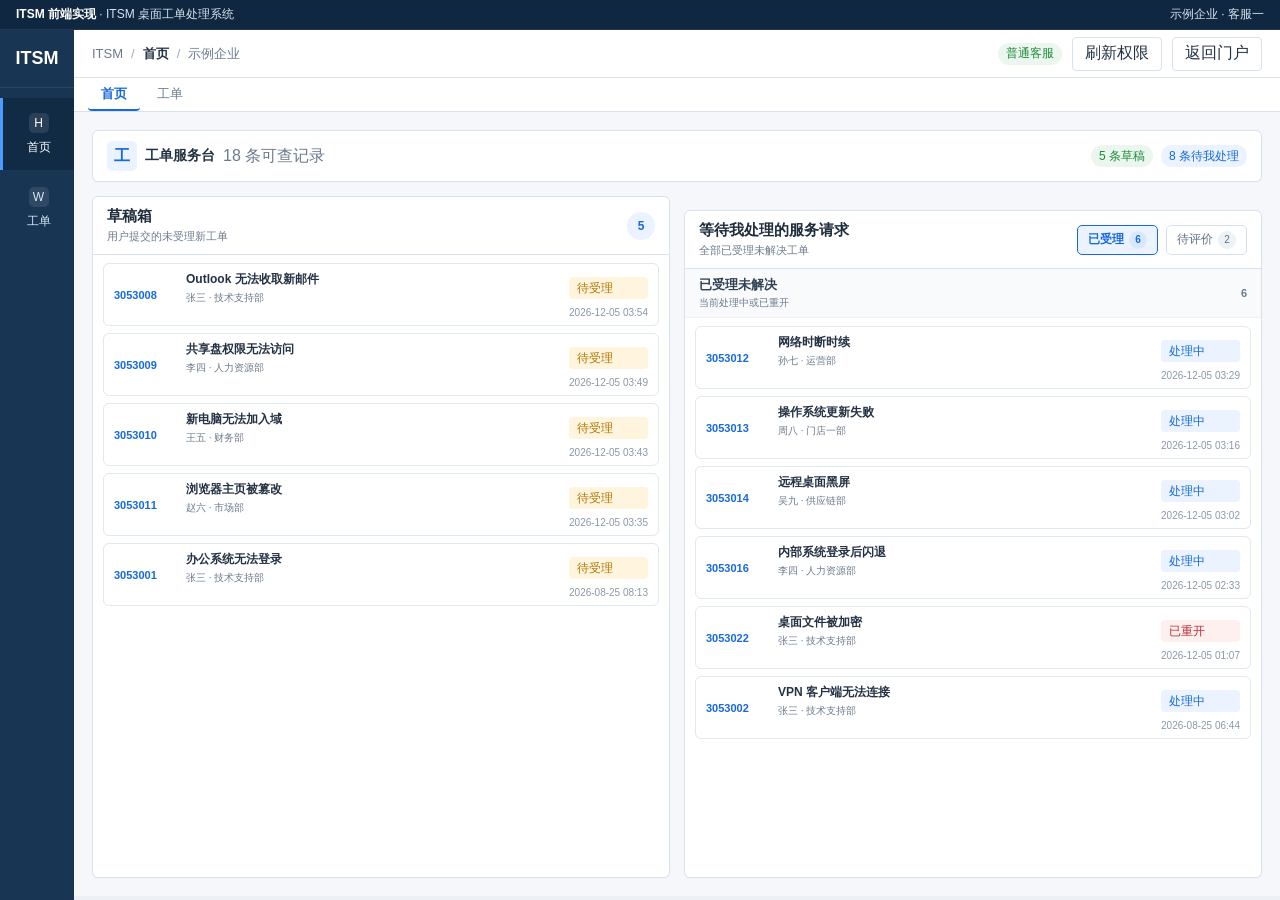
<file: UI设计/前端实现/index.html>
<!doctype html>
<html lang="zh-CN">
<head>
  <meta charset="utf-8">
  <meta name="viewport" content="width=device-width, initial-scale=1">
  <meta name="color-scheme" content="light">
  <title>ITSM 前端实现</title>
  <link rel="stylesheet" href="./styles.css">
</head>
<body>
  <div id="app"></div>
  <div id="overlay-root"></div>
  <div id="toast-root" class="toast-root" aria-live="polite" aria-atomic="true"></div>
  <script src="./mock-data.js"></script>
  <script src="./app.js"></script>
</body>
</html>
</file>
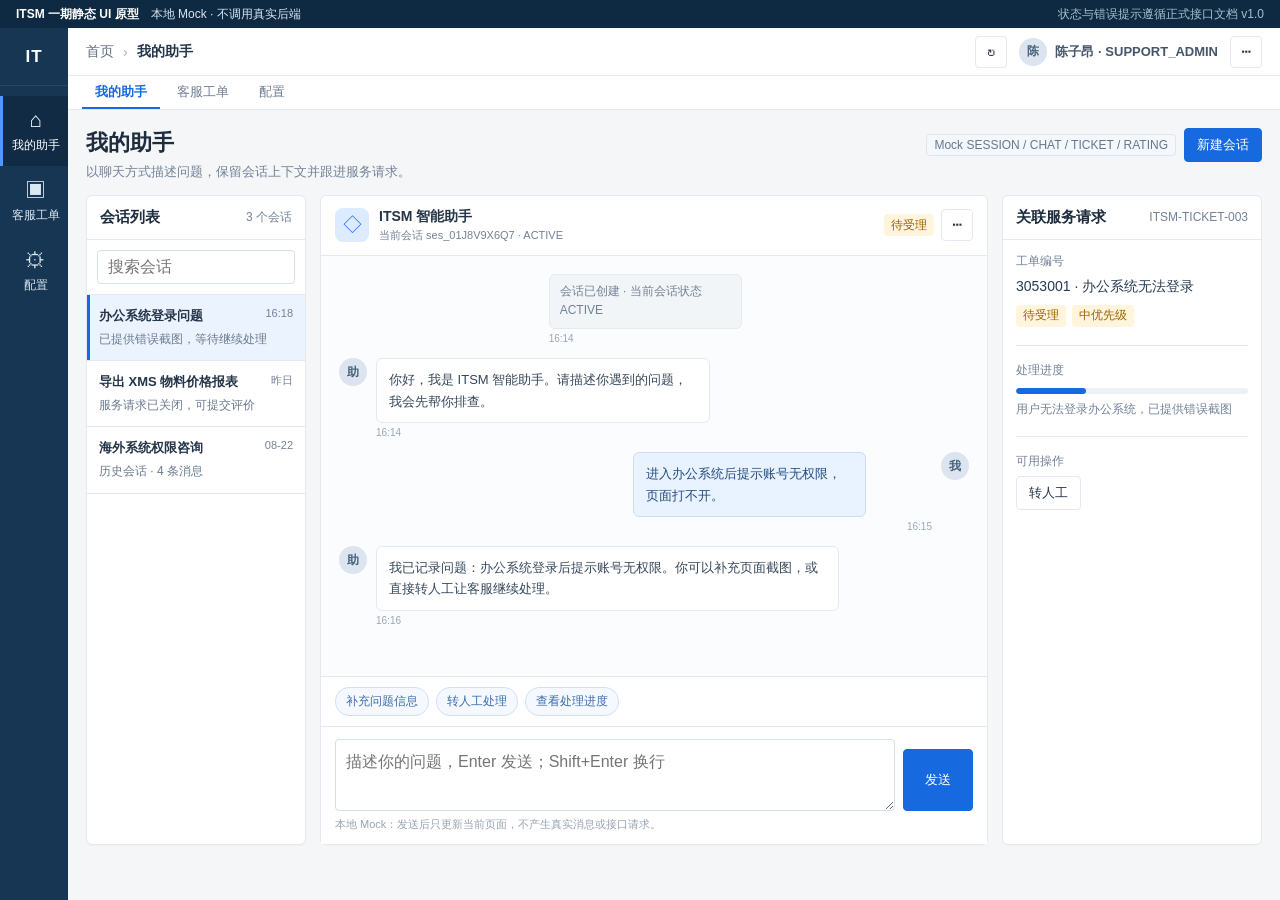
<file: UI设计/原型/index.html>
<!doctype html>
<html lang="zh-CN">
<head>
  <meta charset="utf-8">
  <meta name="viewport" content="width=device-width, initial-scale=1">
  <title>ITSM 一期静态 UI 原型</title>
  <style>
    :root {
      --navy: #163653;
      --navy-deep: #102b43;
      --blue: #1769e0;
      --blue-soft: #eaf3ff;
      --workspace: #f4f6f8;
      --panel: #ffffff;
      --line: #e4e9ef;
      --text: #253548;
      --muted: #738197;
      --green: #2f9e16;
      --green-soft: #eaf7e7;
      --amber: #d88a00;
      --amber-soft: #fff5dd;
      --red: #e5484d;
      --red-soft: #fff0f0;
      --purple: #7654c8;
      --shadow: 0 8px 24px rgba(24, 49, 75, .08);
      font-family: "Microsoft YaHei", "PingFang SC", Arial, sans-serif;
      color: var(--text);
      background: var(--workspace);
    }

    * { box-sizing: border-box; }
    body { margin: 0; min-width: 320px; background: var(--workspace); }
    button, input, textarea, select { font: inherit; }
    button { cursor: pointer; }
    button:disabled { cursor: not-allowed; opacity: .6; }
    .sr-only { position: absolute; width: 1px; height: 1px; padding: 0; margin: -1px; overflow: hidden; clip: rect(0, 0, 0, 0); white-space: nowrap; border: 0; }

    .demo-strip {
      height: 28px;
      display: flex;
      align-items: center;
      justify-content: space-between;
      padding: 0 16px;
      color: #d8e6f2;
      background: #0d2a42;
      font-size: 12px;
    }
    .demo-strip strong { color: #fff; font-weight: 600; }
    .demo-strip span:last-child { color: #a9bfd1; }

    .app-shell { min-height: calc(100vh - 28px); display: flex; }
    .sidebar {
      width: 68px;
      flex: 0 0 68px;
      background: var(--navy);
      color: #dce8f2;
      transition: width .2s ease;
      overflow: hidden;
      z-index: 4;
    }
    .brand {
      height: 58px;
      display: flex;
      align-items: center;
      justify-content: center;
      border-bottom: 1px solid rgba(255,255,255,.08);
      color: #fff;
      font-size: 17px;
      font-weight: 700;
      letter-spacing: 1px;
    }
    .brand-name { display: none; margin-left: 10px; white-space: nowrap; }
    .nav-list { padding: 10px 0; }
    .nav-button {
      width: 100%;
      min-height: 70px;
      border: 0;
      border-left: 3px solid transparent;
      background: transparent;
      color: #dbe7f1;
      display: flex;
      flex-direction: column;
      align-items: center;
      justify-content: center;
      gap: 7px;
      font-size: 12px;
    }
    .nav-button:hover { background: rgba(255,255,255,.08); }
    .nav-button.active {
      background: var(--navy-deep);
      border-left-color: #4b9aff;
      color: #fff;
    }
    .nav-icon { font-size: 21px; line-height: 1; }
    .main-area { min-width: 0; flex: 1; display: flex; flex-direction: column; }
    .topbar {
      height: 48px;
      background: var(--panel);
      border-bottom: 1px solid var(--line);
      display: flex;
      align-items: center;
      justify-content: space-between;
      padding: 0 18px;
      gap: 16px;
    }
    .breadcrumbs { display: flex; align-items: center; gap: 9px; color: #5f6f82; font-size: 14px; min-width: 0; }
    .breadcrumbs strong { color: var(--text); font-weight: 600; }
    .crumb-sep { color: #a8b2bf; }
    .top-actions { display: flex; align-items: center; gap: 12px; color: #637186; }
    .icon-button, .ghost-button, .primary-button, .danger-button, .small-button {
      border: 1px solid var(--line);
      background: #fff;
      color: var(--text);
      border-radius: 4px;
      transition: background .15s ease, border-color .15s ease, color .15s ease;
    }
    .icon-button {
      width: 32px;
      height: 32px;
      display: inline-flex;
      align-items: center;
      justify-content: center;
      font-size: 17px;
    }
    .icon-button:hover, .ghost-button:hover, .small-button:hover { border-color: #b8c8dc; background: #f8fbff; }
    .ghost-button, .primary-button, .danger-button, .small-button { padding: 7px 12px; font-size: 13px; }
    .primary-button { border-color: var(--blue); background: var(--blue); color: #fff; }
    .primary-button:hover { background: #0d58c5; border-color: #0d58c5; }
    .danger-button { border-color: #f3b5b7; color: var(--red); background: #fff; }
    .danger-button:hover { background: var(--red-soft); }
    .small-button { padding: 5px 9px; color: var(--blue); }
    .user-chip { display: flex; align-items: center; gap: 8px; color: #46566a; font-size: 13px; font-weight: 600; }
    .avatar {
      width: 28px;
      height: 28px;
      border-radius: 50%;
      display: inline-flex;
      align-items: center;
      justify-content: center;
      background: #dce4ef;
      color: #45627d;
      font-size: 12px;
      font-weight: 700;
    }
    .tabbar {
      height: 34px;
      display: flex;
      align-items: stretch;
      gap: 4px;
      padding: 0 14px;
      background: #fff;
      border-bottom: 1px solid var(--line);
      overflow-x: auto;
    }
    .tab {
      flex: 0 0 auto;
      padding: 0 13px;
      border: 0;
      border-bottom: 2px solid transparent;
      background: transparent;
      color: #6f7d90;
      font-size: 13px;
      white-space: nowrap;
    }
    .tab.active { border-bottom-color: var(--blue); color: var(--blue); font-weight: 600; }
    .workspace { flex: 1; min-width: 0; padding: 18px; overflow: auto; }
    .page-heading {
      display: flex;
      align-items: flex-start;
      justify-content: space-between;
      gap: 16px;
      margin-bottom: 14px;
    }
    .page-heading h1 { margin: 0; font-size: 22px; line-height: 1.35; color: #1e2d3e; }
    .page-heading p { margin: 5px 0 0; color: var(--muted); font-size: 13px; }
    .heading-actions { display: flex; align-items: center; gap: 8px; flex-wrap: wrap; justify-content: flex-end; }
    .panel {
      background: var(--panel);
      border: 1px solid var(--line);
      border-radius: 6px;
      box-shadow: 0 1px 1px rgba(24,49,75,.02);
    }
    .panel-header {
      min-height: 44px;
      display: flex;
      align-items: center;
      justify-content: space-between;
      gap: 12px;
      padding: 0 13px;
      border-bottom: 1px solid var(--line);
    }
    .panel-header h2 { margin: 0; font-size: 15px; color: #1e2d3e; }
    .panel-header small { color: var(--muted); font-size: 12px; }
    .status-tag, .contract-tag, .priority-tag, .mini-badge {
      display: inline-flex;
      align-items: center;
      gap: 4px;
      min-height: 22px;
      padding: 2px 7px;
      border-radius: 4px;
      font-size: 12px;
      white-space: nowrap;
    }
    .status-PENDING_ACCEPTANCE { background: var(--amber-soft); color: #9a6200; }
    .status-IN_PROGRESS { background: var(--blue-soft); color: var(--blue); }
    .status-PENDING_USER_CONFIRM { background: #f3efff; color: var(--purple); }
    .status-RESOLVED { background: var(--green-soft); color: #25820f; }
    .status-CLOSED { background: #eef1f4; color: #5d6b7d; }
    .status-REOPENED { background: var(--red-soft); color: #b32a31; }
    .priority-HIGH { background: var(--red-soft); color: #b32a31; }
    .priority-MEDIUM { background: var(--amber-soft); color: #9a6200; }
    .priority-LOW { background: var(--green-soft); color: #25820f; }
    .contract-tag { background: #f4f7fb; border: 1px solid #dce6f1; color: #66788e; }
    .mini-badge { min-height: 19px; padding: 1px 6px; background: #edf4ff; color: var(--blue); }
    .muted { color: var(--muted); }
    .link-button { border: 0; padding: 0; color: var(--blue); background: transparent; cursor: pointer; text-align: left; }

    /* User assistant */
    .assistant-layout { display: grid; grid-template-columns: 220px minmax(360px, 1fr) 260px; gap: 14px; min-height: 650px; }
    .session-list { display: flex; flex-direction: column; min-width: 0; }
    .session-search { padding: 10px; border-bottom: 1px solid var(--line); }
    .text-input, .select-input, .textarea-input {
      width: 100%;
      border: 1px solid #d6dee8;
      border-radius: 4px;
      background: #fff;
      color: var(--text);
      outline: none;
    }
    .text-input, .select-input { height: 34px; padding: 0 10px; }
    .textarea-input { min-height: 92px; padding: 10px; resize: vertical; line-height: 1.55; }
    .text-input:focus, .select-input:focus, .textarea-input:focus { border-color: #79aaf0; box-shadow: 0 0 0 2px rgba(23,105,224,.10); }
    .session-items { overflow: auto; }
    .session-item {
      width: 100%;
      display: block;
      padding: 12px;
      border: 0;
      border-bottom: 1px solid var(--line);
      background: #fff;
      color: var(--text);
      text-align: left;
    }
    .session-item:hover { background: #f7faff; }
    .session-item.active { background: var(--blue-soft); box-shadow: inset 3px 0 var(--blue); }
    .session-title { display: flex; justify-content: space-between; gap: 8px; font-size: 13px; font-weight: 600; }
    .session-title span:first-child { overflow: hidden; text-overflow: ellipsis; white-space: nowrap; }
    .session-time { color: var(--muted); font-size: 11px; font-weight: 400; white-space: nowrap; }
    .session-preview { margin-top: 6px; color: #6b7a8d; font-size: 12px; line-height: 1.45; display: -webkit-box; -webkit-box-orient: vertical; -webkit-line-clamp: 2; overflow: hidden; }
    .chat-panel { min-width: 0; display: flex; flex-direction: column; }
    .chat-header { padding: 12px 14px; border-bottom: 1px solid var(--line); display: flex; align-items: center; justify-content: space-between; gap: 10px; }
    .assistant-name { display: flex; align-items: center; gap: 10px; min-width: 0; }
    .assistant-mark { width: 34px; height: 34px; border-radius: 8px; display: inline-flex; align-items: center; justify-content: center; background: #dcebff; color: var(--blue); font-size: 19px; }
    .assistant-name strong { font-size: 14px; display: block; }
    .assistant-name small { display: block; margin-top: 2px; color: var(--muted); font-size: 11px; }
    .chat-header-actions { display: flex; align-items: center; gap: 7px; flex-wrap: wrap; justify-content: flex-end; }
    .message-list { flex: 1; padding: 18px; overflow: auto; background: #fbfcfe; }
    .message { display: flex; margin-bottom: 14px; gap: 9px; align-items: flex-start; }
    .message.user { flex-direction: row-reverse; }
    .message .avatar { flex: 0 0 28px; }
    .bubble { max-width: min(78%, 600px); padding: 10px 12px; border-radius: 6px; background: #fff; border: 1px solid var(--line); color: #36475a; font-size: 13px; line-height: 1.65; white-space: pre-wrap; }
    .message.user .bubble { background: #e9f2ff; border-color: #c9ddfb; color: #244d80; }
    .message.system { justify-content: center; }
    .message.system .bubble { max-width: 92%; padding: 7px 10px; background: #f2f5f8; border-color: #e5eaf0; color: #738197; font-size: 12px; }
    .message-meta { margin-top: 4px; color: #9aa6b5; font-size: 10px; }
    .message.user .message-meta { text-align: right; }
    .quick-actions { display: flex; gap: 7px; flex-wrap: wrap; padding: 10px 14px; border-top: 1px solid var(--line); background: #fff; }
    .quick-chip { border: 1px solid #cfe0f7; border-radius: 14px; padding: 5px 10px; background: #f5f9ff; color: #3a6ca9; font-size: 12px; }
    .quick-chip:hover { background: var(--blue-soft); border-color: #9dc2f2; }
    .composer { padding: 12px 14px; border-top: 1px solid var(--line); background: #fff; }
    .composer-row { display: flex; align-items: flex-end; gap: 8px; }
    .composer textarea { min-height: 62px; max-height: 150px; }
    .composer .primary-button { min-height: 62px; min-width: 70px; }
    .composer-note { margin-top: 6px; color: #98a4b2; font-size: 11px; }
    .summary-panel { min-width: 0; }
    .summary-body { padding: 13px; }
    .summary-block + .summary-block { margin-top: 18px; padding-top: 16px; border-top: 1px solid var(--line); }
    .summary-label { margin-bottom: 6px; color: var(--muted); font-size: 12px; }
    .summary-title { margin: 0; color: #263b53; font-size: 14px; line-height: 1.5; }
    .progress { height: 6px; margin: 9px 0 7px; border-radius: 4px; background: #edf0f4; overflow: hidden; }
    .progress span { display: block; height: 100%; background: var(--blue); border-radius: inherit; }
    .summary-actions { display: flex; gap: 7px; flex-wrap: wrap; }
    .rating-box { padding: 10px; border: 1px solid #d9e7fa; background: #f8fbff; border-radius: 5px; }
    .rating-stars { display: flex; gap: 4px; margin: 8px 0; }
    .rating-star { width: 28px; height: 28px; border: 1px solid #c9d9ef; border-radius: 4px; background: #fff; color: #9aa7b6; }
    .rating-star.selected { background: #fff4cc; border-color: #e9c65a; color: #bb7d00; }

    /* Support */
    .support-toolbar { display: flex; align-items: center; justify-content: space-between; gap: 12px; padding: 10px 12px; border-bottom: 1px solid var(--line); flex-wrap: wrap; }
    .segmented { display: inline-flex; gap: 2px; padding: 2px; border: 1px solid var(--line); border-radius: 5px; background: #f4f6f8; }
    .segment { border: 0; padding: 6px 10px; border-radius: 3px; background: transparent; color: #68778a; font-size: 12px; }
    .segment.active { background: #fff; box-shadow: 0 1px 4px rgba(20,46,72,.10); color: var(--blue); font-weight: 600; }
    .filter-row { display: flex; align-items: center; gap: 8px; flex-wrap: wrap; }
    .filter-row .text-input { width: 210px; }
    .support-grid { display: grid; grid-template-columns: repeat(2, minmax(0, 1fr)); gap: 14px; }
    .queue-panel { min-height: 220px; }
    .queue-list { padding: 4px 12px 10px; }
    .queue-item { display: grid; grid-template-columns: 1fr auto; gap: 8px; padding: 11px 0; border-bottom: 1px solid var(--line); }
    .queue-item:last-child { border-bottom: 0; }
    .queue-title { color: var(--blue); font-size: 13px; font-weight: 600; line-height: 1.45; }
    .queue-meta { margin-top: 5px; color: var(--muted); font-size: 11px; line-height: 1.5; }
    .queue-actions { display: flex; flex-direction: column; align-items: flex-end; gap: 6px; }
    .queue-actions time { color: var(--muted); font-size: 11px; white-space: nowrap; }
    .table-wrap { overflow-x: auto; }
    .ticket-table { width: 100%; min-width: 1140px; border-collapse: collapse; font-size: 12px; }
    .ticket-table th, .ticket-table td { padding: 10px 9px; border-bottom: 1px solid var(--line); text-align: left; vertical-align: top; }
    .ticket-table th { background: #fafbfd; color: #6e7d90; font-weight: 600; white-space: nowrap; }
    .ticket-table tr:hover td { background: #fbfdff; }
    .risk-cell { width: 52px; padding: 0 !important; text-align: center !important; background: #eef8e9; color: #25820f; font-weight: 700; vertical-align: middle !important; }
    .ticket-no { color: #5e6e82; white-space: nowrap; }
    .ticket-title { color: var(--blue); font-weight: 600; line-height: 1.55; cursor: pointer; }
    .ticket-title:hover { text-decoration: underline; }
    .ticket-subline { display: flex; gap: 5px; flex-wrap: wrap; margin-top: 5px; color: #8a96a5; font-size: 11px; }
    .pagination { display: flex; align-items: center; justify-content: flex-end; gap: 5px; padding: 10px 12px; color: var(--muted); font-size: 12px; }
    .page-button { min-width: 28px; height: 28px; border: 1px solid var(--line); border-radius: 4px; background: #fff; color: #596a7e; }
    .page-button.active { border-color: var(--blue); background: var(--blue); color: #fff; }
    .drawer-backdrop { position: fixed; inset: 0; background: rgba(19, 39, 60, .22); z-index: 8; }
    .drawer {
      position: fixed;
      top: 0;
      right: 0;
      bottom: 0;
      width: min(720px, 92vw);
      z-index: 9;
      display: flex;
      flex-direction: column;
      background: #fff;
      box-shadow: -12px 0 30px rgba(18, 43, 67, .16);
    }
    .drawer-header { display: flex; align-items: flex-start; justify-content: space-between; gap: 14px; padding: 16px 18px; border-bottom: 1px solid var(--line); }
    .drawer-header h2 { margin: 0; font-size: 18px; line-height: 1.4; }
    .drawer-header p { margin: 5px 0 0; color: var(--muted); font-size: 12px; }
    .drawer-body { flex: 1; overflow: auto; padding: 16px 18px; background: #f8fafc; }
    .detail-grid { display: grid; grid-template-columns: 1.2fr .8fr; gap: 12px; }
    .detail-card { padding: 13px; border: 1px solid var(--line); border-radius: 5px; background: #fff; }
    .detail-card h3 { margin: 0 0 10px; font-size: 14px; }
    .detail-row { display: grid; grid-template-columns: 88px 1fr; gap: 8px; padding: 6px 0; border-bottom: 1px solid #f0f2f5; font-size: 12px; line-height: 1.5; }
    .detail-row:last-child { border-bottom: 0; }
    .detail-row label { color: var(--muted); }
    .message-mini { padding: 9px 10px; border-left: 3px solid #9bbce8; background: #f4f8fe; color: #4c5d72; font-size: 12px; line-height: 1.55; }
    .message-mini + .message-mini { margin-top: 8px; }
    .classification-form { display: grid; grid-template-columns: 1fr 1fr; gap: 9px; }
    .field label { display: block; margin-bottom: 5px; color: #627187; font-size: 12px; }
    .field.full { grid-column: 1 / -1; }
    .drawer-footer { display: flex; align-items: center; justify-content: space-between; gap: 10px; padding: 12px 18px; border-top: 1px solid var(--line); background: #fff; }
    .drawer-footer .action-group { display: flex; gap: 8px; flex-wrap: wrap; }

    /* Config */
    .config-tabs { display: flex; align-items: center; gap: 0; padding: 0 12px; border-bottom: 1px solid var(--line); overflow-x: auto; }
    .config-tab { flex: 0 0 auto; border: 0; border-bottom: 2px solid transparent; padding: 12px 14px 10px; background: transparent; color: #66768a; font-size: 13px; white-space: nowrap; }
    .config-tab.active { border-bottom-color: var(--blue); color: var(--blue); font-weight: 600; }
    .config-tools { display: flex; align-items: center; justify-content: space-between; gap: 12px; padding: 12px; flex-wrap: wrap; }
    .config-tools-left, .config-tools-right { display: flex; align-items: center; gap: 8px; flex-wrap: wrap; }
    .config-tools .text-input { width: 240px; }
    .config-table { width: 100%; border-collapse: collapse; font-size: 12px; }
    .config-table th, .config-table td { padding: 11px 12px; border-bottom: 1px solid var(--line); text-align: left; }
    .config-table th { background: #fafbfd; color: #6e7d90; font-weight: 600; white-space: nowrap; }
    .config-table tr:hover td { background: #fbfdff; }
    .enabled { color: #25820f; }
    .disabled { color: #9aa6b5; }
    .empty-state { min-height: 380px; display: flex; align-items: center; justify-content: center; flex-direction: column; gap: 10px; color: #8a96a5; }
    .empty-icon { width: 60px; height: 48px; position: relative; border: 2px solid #dbe2e9; border-radius: 4px 4px 7px 7px; color: #dbe2e9; display: flex; align-items: center; justify-content: center; font-size: 25px; }
    .empty-icon:before { content: ""; position: absolute; top: -9px; left: 15px; width: 26px; height: 10px; border: 2px solid #dbe2e9; border-bottom: 0; border-radius: 4px 4px 0 0; }
    .empty-state strong { color: #68788b; font-size: 14px; font-weight: 600; }
    .empty-state p { margin: 0; font-size: 12px; }

    /* Modal and feedback */
    .modal-backdrop { position: fixed; inset: 0; display: flex; align-items: center; justify-content: center; padding: 18px; background: rgba(19, 39, 60, .28); z-index: 12; }
    .modal { width: min(470px, 100%); border-radius: 6px; background: #fff; box-shadow: var(--shadow); }
    .modal-header { display: flex; align-items: center; justify-content: space-between; gap: 10px; padding: 15px 18px; border-bottom: 1px solid var(--line); }
    .modal-header h2 { margin: 0; font-size: 16px; }
    .modal-body { padding: 16px 18px; }
    .modal-footer { display: flex; justify-content: flex-end; gap: 8px; padding: 12px 18px; border-top: 1px solid var(--line); }
    .form-stack { display: grid; gap: 12px; }
    .toast-region { position: fixed; right: 18px; top: 74px; z-index: 20; display: grid; gap: 8px; width: min(360px, calc(100vw - 36px)); }
    .toast { padding: 10px 12px; border: 1px solid #cfe0f7; border-left: 3px solid var(--blue); border-radius: 5px; background: #fff; box-shadow: var(--shadow); color: #4d6076; font-size: 12px; line-height: 1.5; }
    .toast strong { display: block; color: #253c56; font-size: 13px; }
    .toast.error { border-color: #f0c8ca; border-left-color: var(--red); }
    .toast.success { border-color: #cde7c7; border-left-color: var(--green); }
    .toast.warning { border-color: #f0dfad; border-left-color: var(--amber); }

    @media (min-width: 1180px) {
      .sidebar:hover { width: 168px; flex-basis: 168px; }
      .sidebar:hover .brand { justify-content: flex-start; padding-left: 20px; }
      .sidebar:hover .brand-name { display: inline; }
      .sidebar:hover .nav-button { flex-direction: row; justify-content: flex-start; padding-left: 20px; gap: 12px; }
    }
    @media (max-width: 1120px) {
      .assistant-layout { grid-template-columns: 190px minmax(350px, 1fr); }
      .summary-panel { grid-column: 1 / -1; min-height: auto; }
      .summary-panel .summary-body { display: grid; grid-template-columns: repeat(3, 1fr); gap: 14px; }
      .summary-panel .summary-block + .summary-block { margin-top: 0; padding-top: 0; border-top: 0; }
      .summary-panel .summary-block:last-child { grid-column: 1 / -1; }
    }
    @media (max-width: 820px) {
      .workspace { padding: 12px; }
      .topbar { padding: 0 12px; }
      .top-actions .top-extra { display: none; }
      .support-grid, .detail-grid { grid-template-columns: 1fr; }
      .assistant-layout { grid-template-columns: 1fr; min-height: auto; }
      .session-list { max-height: 220px; }
      .chat-panel { min-height: 620px; }
      .summary-panel .summary-body { display: block; }
      .summary-panel .summary-block + .summary-block { margin-top: 18px; padding-top: 16px; border-top: 1px solid var(--line); }
      .page-heading { flex-direction: column; }
      .heading-actions { justify-content: flex-start; }
    }
    @media (max-width: 560px) {
      .demo-strip { padding: 0 10px; }
      .demo-strip span:last-child { display: none; }
      .sidebar { width: 54px; flex-basis: 54px; }
      .nav-button { min-height: 62px; }
      .nav-icon { font-size: 18px; }
      .topbar { height: 44px; }
      .breadcrumbs { font-size: 12px; }
      .user-chip span { display: none; }
      .workspace { padding: 9px; }
      .page-heading h1 { font-size: 19px; }
      .support-toolbar, .config-tools { align-items: stretch; }
      .filter-row, .config-tools-left, .config-tools-right { width: 100%; }
      .filter-row .text-input, .config-tools .text-input { width: 100%; flex: 1; }
      .classification-form { grid-template-columns: 1fr; }
      .field.full { grid-column: auto; }
      .drawer { width: 100%; }
    }
  </style>
</head>
<body>
  <div class="demo-strip">
    <span><strong>ITSM 一期静态 UI 原型</strong>　本地 Mock · 不调用真实后端</span>
    <span>状态与错误提示遵循正式接口文档 v1.0</span>
  </div>
  <div class="app-shell">
    <aside class="sidebar" aria-label="主导航">
      <div class="brand"><span>IT</span><span class="brand-name">ITSM</span></div>
      <nav class="nav-list">
        <button class="nav-button active" data-view="user" title="我的助手"><span class="nav-icon">⌂</span><span>我的助手</span></button>
        <button class="nav-button" data-view="support" title="客服工单"><span class="nav-icon">▣</span><span>客服工单</span></button>
        <button class="nav-button" data-view="config" title="管理员配置"><span class="nav-icon">⚙</span><span>配置</span></button>
      </nav>
    </aside>
    <main class="main-area">
      <header class="topbar">
        <div class="breadcrumbs" id="breadcrumbs"></div>
        <div class="top-actions">
          <button class="icon-button top-extra" title="刷新本地 Mock" data-action="refresh">↻</button>
          <div class="user-chip"><span class="avatar">陈</span><span>陈子昂 · SUPPORT_ADMIN</span></div>
          <button class="icon-button" title="更多">⋯</button>
        </div>
      </header>
      <nav class="tabbar">
        <button class="tab active" data-view="user">我的助手</button>
        <button class="tab" data-view="support">客服工单</button>
        <button class="tab" data-view="config">配置</button>
      </nav>
      <section class="workspace" id="viewRoot"></section>
    </main>
  </div>
  <div id="toastRegion" class="toast-region" aria-live="polite"></div>
  <div id="overlayRoot"></div>

  <script>
    "use strict";

    const STATUS = {
      PENDING_ACCEPTANCE: { label: "待受理", className: "status-PENDING_ACCEPTANCE" },
      IN_PROGRESS: { label: "处理中", className: "status-IN_PROGRESS" },
      PENDING_USER_CONFIRM: { label: "待用户确认", className: "status-PENDING_USER_CONFIRM" },
      RESOLVED: { label: "已解决", className: "status-RESOLVED" },
      CLOSED: { label: "已关闭", className: "status-CLOSED" },
      REOPENED: { label: "已重开", className: "status-REOPENED" }
    };
    const DICT_TABS = [
      ["BUSINESS_LINE", "业务系统"],
      ["MANAGEMENT_UNIT", "管理单元"],
      ["SYMPTOM", "症状"],
      ["REASON", "原因"],
      ["SOLUTION_METHOD", "解决方法"]
    ];
    const mock = {
      session: {
        sessionId: "ses_01J8V9X6Q7",
        status: "ACTIVE",
        title: "办公系统登录问题",
        ticketId: "tkt_01J8V9X8AB"
      },
      sessions: [
        { id: "ses_01J8V9X6Q7", title: "办公系统登录问题", preview: "已提供错误截图，等待继续处理", time: "16:18", active: true },
        { id: "ses_01J8V9Y3M2", title: "导出 XMS 物料价格报表", preview: "服务请求已关闭，可提交评价", time: "昨日", active: false },
        { id: "ses_01J8V9Z1K4", title: "海外系统权限咨询", preview: "历史会话 · 4 条消息", time: "08-22", active: false }
      ],
      messages: [
        { from: "system", text: "会话已创建 · 当前会话状态 ACTIVE", time: "16:14" },
        { from: "assistant", text: "你好，我是 ITSM 智能助手。请描述你遇到的问题，我会先帮你排查。", time: "16:14" },
        { from: "user", text: "进入办公系统后提示账号无权限，页面打不开。", time: "16:15" },
        { from: "assistant", text: "我已记录问题：办公系统登录后提示账号无权限。你可以补充页面截图，或直接转人工让客服继续处理。", time: "16:16" }
      ],
      tickets: [
        {
          ticketId: "tkt_01J8V9X8AB", ticketNo: "3053001", title: "办公系统无法登录",
          description: "进入办公系统后提示账号无权限，页面打不开。",
          status: "PENDING_ACCEPTANCE", priority: "MEDIUM", businessLineCode: "IT_SUPPORT",
          requester: { displayName: "张三", departmentName: "技术支持部" },
          assignee: null, updatedAt: "2026-08-25 16:18", risk: "2%",
          classification: { managementUnitId: "dict_unit_account", symptomId: "dict_symptom_login_failed", reasonId: null, solutionMethodId: null, customReason: null, customSolution: null },
          conversation: { sessionId: "ses_01J8V9X6Q7", summary: "用户无法登录办公系统，已提供错误截图", messageCount: 4 },
          history: ["16:18　工单进入客服队列 · TicketRouted", "16:16　用户请求人工 · HandoffRequested"],
          source: "AGENT_HANDOFF"
        },
        {
          ticketId: "tkt_01J8V9X8AC", ticketNo: "3052989", title: "寻求人工服务",
          description: "用户需要人工客服协助处理办公系统问题。",
          status: "IN_PROGRESS", priority: "LOW", businessLineCode: "IT_SUPPORT",
          requester: { displayName: "陈梓健", departmentName: "运营部" },
          assignee: { displayName: "周杰" }, updatedAt: "2026-08-25 16:09", risk: "1%",
          classification: { managementUnitId: "dict_unit_account", symptomId: "dict_symptom_login_failed", reasonId: "dict_reason_permission", solutionMethodId: null, customReason: null, customSolution: null },
          conversation: { sessionId: "ses_01J8V9W4P3", summary: "用户申请人工处理，客服已受理", messageCount: 7 },
          history: ["16:09　客服周杰受理 · TicketAccepted", "16:05　工单进入客服队列 · TicketRouted"],
          source: "USER_HANDOFF"
        },
        {
          ticketId: "tkt_01J8V9X8AD", ticketNo: "3052992", title: "订单退款成功但无法确认",
          description: "订单退款已成功，但业务页面仍显示待确认。",
          status: "PENDING_USER_CONFIRM", priority: "HIGH", businessLineCode: "SALES_SERVICE",
          requester: { displayName: "俞雪", departmentName: "国内销售部" },
          assignee: { displayName: "周森" }, updatedAt: "2026-08-25 15:44", risk: "3%",
          classification: { managementUnitId: "dict_unit_order", symptomId: "dict_symptom_status_delay", reasonId: "dict_reason_sync_delay", solutionMethodId: "dict_solution_refresh", customReason: null, customSolution: null },
          conversation: { sessionId: "ses_01J8V9V2Q1", summary: "客服已提交解决说明，等待用户确认", messageCount: 8 },
          history: ["15:44　提交解决结果 · TicketResolutionSubmitted", "15:21　客服周森受理 · TicketAccepted"],
          source: "MANUAL"
        },
        {
          ticketId: "tkt_01J8V9X8AE", ticketNo: "3052985", title: "欧洲区域销售数据导出咨询",
          description: "需要导出指定区域的销售数据并确认报表范围。",
          status: "RESOLVED", priority: "MEDIUM", businessLineCode: "DATA_SERVICE",
          requester: { displayName: "周森", departmentName: "国际业务部" },
          assignee: { displayName: "客服一" }, updatedAt: "2026-08-25 14:20", risk: "0%",
          classification: { managementUnitId: "dict_unit_report", symptomId: "dict_symptom_export", reasonId: "dict_reason_scope", solutionMethodId: "dict_solution_export", customReason: null, customSolution: null },
          conversation: { sessionId: "ses_01J8V9U8K1", summary: "已完成数据范围确认并提供导出方法", messageCount: 6 },
          history: ["14:20　用户确认解决 · TicketUserConfirmed", "14:16　提交解决结果 · TicketResolutionSubmitted"],
          source: "MANUAL"
        }
      ],
      dicts: {
        BUSINESS_LINE: [
          { itemId: "dict_bl_it", code: "IT_SUPPORT", name: "技术支持", parentId: null, enabled: true, sort: 10, version: 3 },
          { itemId: "dict_bl_sales", code: "SALES_SERVICE", name: "销售服务", parentId: null, enabled: true, sort: 20, version: 2 },
          { itemId: "dict_bl_data", code: "DATA_SERVICE", name: "数据服务", parentId: null, enabled: false, sort: 30, version: 1 }
        ],
        MANAGEMENT_UNIT: [
          { itemId: "dict_unit_account", code: "ACCOUNT", name: "账号与权限", parentId: null, enabled: true, sort: 10, version: 2 },
          { itemId: "dict_unit_order", code: "ORDER", name: "订单与退款", parentId: null, enabled: true, sort: 20, version: 2 },
          { itemId: "dict_unit_report", code: "REPORT", name: "报表与数据", parentId: null, enabled: true, sort: 30, version: 1 }
        ],
        SYMPTOM: [
          { itemId: "dict_symptom_login_failed", code: "LOGIN_FAILED", name: "登录失败", parentId: "dict_unit_account", enabled: true, sort: 10, version: 1 },
          { itemId: "dict_symptom_status_delay", code: "STATUS_DELAY", name: "状态更新延迟", parentId: "dict_unit_order", enabled: true, sort: 20, version: 1 },
          { itemId: "dict_symptom_export", code: "EXPORT_HELP", name: "导出咨询", parentId: "dict_unit_report", enabled: true, sort: 30, version: 1 }
        ],
        REASON: [
          { itemId: "dict_reason_permission", code: "PERMISSION_MISSING", name: "权限缺失", parentId: "dict_unit_account", enabled: true, sort: 10, version: 3 },
          { itemId: "dict_reason_sync_delay", code: "SYNC_DELAY", name: "数据同步延迟", parentId: "dict_unit_order", enabled: true, sort: 20, version: 1 },
          { itemId: "dict_reason_scope", code: "SCOPE_UNCLEAR", name: "报表范围不清晰", parentId: "dict_unit_report", enabled: true, sort: 30, version: 1 }
        ],
        SOLUTION_METHOD: [
          { itemId: "dict_solution_reset_permission", code: "RESET_PERMISSION", name: "补充账号权限", parentId: "dict_unit_account", enabled: true, sort: 10, version: 1 },
          { itemId: "dict_solution_refresh", code: "REFRESH_STATUS", name: "刷新业务状态", parentId: "dict_unit_order", enabled: true, sort: 20, version: 1 },
          { itemId: "dict_solution_export", code: "EXPORT_GUIDE", name: "提供导出指引", parentId: "dict_unit_report", enabled: true, sort: 30, version: 1 }
        ]
      }
    };
    const state = {
      view: "user",
      supportView: "home",
      activeSessionId: "ses_01J8V9X6Q7",
      ticketView: "PENDING",
      selectedTicketId: null,
      drawerOpen: false,
      activeDict: "BUSINESS_LINE",
      dictKeyword: "",
      ratingOpen: false,
      ratingScore: 0
    };

    const esc = (value) => String(value ?? "").replace(/[&<>"']/g, (char) => ({ "&": "&amp;", "<": "&lt;", ">": "&gt;", '"': "&quot;", "'": "&#39;" }[char]));
    const getTicket = (id) => mock.tickets.find((ticket) => ticket.ticketId === id);
    const statusTag = (status) => {
      const meta = STATUS[status] || { label: status, className: "" };
      return `<span class="status-tag ${meta.className}">${esc(meta.label)}</span>`;
    };
    const priorityTag = (priority) => `<span class="priority-tag priority-${esc(priority)}">${priority === "HIGH" ? "高" : priority === "MEDIUM" ? "中" : "低"}优先级</span>`;
    const showToast = (title, message, type = "success") => {
      const region = document.getElementById("toastRegion");
      const toast = document.createElement("div");
      toast.className = `toast ${type}`;
      toast.innerHTML = `<strong>${esc(title)}</strong><span>${esc(message)}</span>`;
      region.appendChild(toast);
      window.setTimeout(() => toast.remove(), 3600);
    };

    function render() {
      document.querySelectorAll("[data-view]").forEach((button) => {
        button.classList.toggle("active", button.dataset.view === state.view);
      });
      const names = { user: ["首页", "我的助手"], support: ["工单", state.supportView === "home" ? "个人工作台" : "服务请求"], config: ["配置", "管理单元", DICT_TABS.find(([key]) => key === state.activeDict)?.[1] || "业务系统"] };
      const crumbs = names[state.view];
      document.getElementById("breadcrumbs").innerHTML = crumbs.map((item, index) => index === crumbs.length - 1 ? `<strong>${esc(item)}</strong>` : `<span>${esc(item)}</span><span class="crumb-sep">›</span>`).join("");
      const root = document.getElementById("viewRoot");
      root.innerHTML = state.view === "user" ? renderUser() : state.view === "support" ? renderSupport() : renderConfig();
      if (state.drawerOpen && state.selectedTicketId) renderDrawer();
      else document.getElementById("overlayRoot").innerHTML = "";
    }

    function renderUser() {
      const session = mock.sessions.find((item) => item.id === state.activeSessionId) || mock.sessions[0];
      const ticket = getTicket(mock.session.ticketId);
      return `
        <div class="page-heading">
          <div><h1>我的助手</h1><p>以聊天方式描述问题，保留会话上下文并跟进服务请求。</p></div>
          <div class="heading-actions"><span class="contract-tag">Mock SESSION / CHAT / TICKET / RATING</span><button class="primary-button" data-action="new-session">新建会话</button></div>
        </div>
        <div class="assistant-layout">
          <section class="panel session-list">
            <div class="panel-header"><h2>会话列表</h2><small>${mock.sessions.length} 个会话</small></div>
            <div class="session-search"><input class="text-input" placeholder="搜索会话" aria-label="搜索会话"></div>
            <div class="session-items">
              ${mock.sessions.map((item) => `
                <button class="session-item ${item.id === session.id ? "active" : ""}" data-action="select-session" data-id="${esc(item.id)}">
                  <div class="session-title"><span>${esc(item.title)}</span><span class="session-time">${esc(item.time)}</span></div>
                  <div class="session-preview">${esc(item.preview)}</div>
                </button>`).join("")}
            </div>
          </section>
          <section class="panel chat-panel">
            <div class="chat-header">
              <div class="assistant-name"><span class="assistant-mark">◇</span><div><strong>ITSM 智能助手</strong><small>当前会话 ${esc(mock.session.sessionId)} · ${esc(mock.session.status)}</small></div></div>
              <div class="chat-header-actions">${statusTag(ticket.status)}<button class="icon-button" title="会话更多">⋯</button></div>
            </div>
            <div class="message-list">
              ${mock.messages.map((message) => `
                <div class="message ${esc(message.from)}">
                  ${message.from !== "system" ? `<span class="avatar">${message.from === "user" ? "我" : "助"}</span>` : ""}
                  <div><div class="bubble">${esc(message.text)}</div><div class="message-meta">${esc(message.time)}</div></div>
                </div>`).join("")}
            </div>
            <div class="quick-actions">
              <button class="quick-chip" data-action="suggestion" data-text="我想补充截图和问题发生时间">补充问题信息</button>
              <button class="quick-chip" data-action="suggestion" data-text="请帮我转人工客服继续处理">转人工处理</button>
              <button class="quick-chip" data-action="suggestion" data-text="请告诉我当前服务请求的处理进度">查看处理进度</button>
            </div>
            <form class="composer" id="chatForm">
              <div class="composer-row"><textarea class="textarea-input" name="message" placeholder="描述你的问题，Enter 发送；Shift+Enter 换行" aria-label="消息输入"></textarea><button class="primary-button" type="submit">发送</button></div>
              <div class="composer-note">本地 Mock：发送后只更新当前页面，不产生真实消息或接口请求。</div>
            </form>
          </section>
          <aside class="panel summary-panel">
            <div class="panel-header"><h2>关联服务请求</h2><small>ITSM-TICKET-003</small></div>
            <div class="summary-body">
              <div class="summary-block"><div class="summary-label">工单编号</div><p class="summary-title">${esc(ticket.ticketNo)} · ${esc(ticket.title)}</p><div style="margin-top:8px;display:flex;gap:6px;flex-wrap:wrap">${statusTag(ticket.status)}${priorityTag(ticket.priority)}</div></div>
              <div class="summary-block"><div class="summary-label">处理进度</div><div class="progress"><span style="width:${ticket.status === "PENDING_ACCEPTANCE" ? "30%" : ticket.status === "IN_PROGRESS" ? "58%" : ticket.status === "PENDING_USER_CONFIRM" ? "82%" : "100%"}"></span></div><div class="muted" style="font-size:12px">${esc(ticket.conversation.summary)}</div></div>
              <div class="summary-block"><div class="summary-label">可用操作</div><div class="summary-actions">${ticket.status === "PENDING_USER_CONFIRM" ? `<button class="primary-button" data-action="confirm-ticket" data-id="${esc(ticket.ticketId)}">确认解决</button><button class="ghost-button" data-action="reopen-ticket" data-id="${esc(ticket.ticketId)}">未解决，重开</button>` : ""}${(ticket.status === "RESOLVED" || ticket.status === "CLOSED") ? `<button class="primary-button" data-action="open-rating" data-id="${esc(ticket.ticketId)}">评价服务</button>` : ""}<button class="ghost-button" data-action="handoff">转人工</button></div></div>
              ${state.ratingOpen ? `<div class="summary-block"><div class="rating-box"><div class="summary-label">评价工单 · 仅支持 1-5 分</div><div class="rating-stars">${[1,2,3,4,5].map((score) => `<button type="button" class="rating-star ${state.ratingScore >= score ? "selected" : ""}" data-action="set-rating" data-score="${score}">${score}</button>`).join("")}</div><textarea class="textarea-input" id="ratingComment" placeholder="补充说明（可选）"></textarea><div style="margin-top:8px;text-align:right"><button class="primary-button" data-action="submit-rating" data-id="${esc(ticket.ticketId)}">提交评价</button></div></div></div>` : ""}
            </div>
          </aside>
        </div>`;
    }

    function queueCard(title, statuses, actionLabel) {
      const tickets = mock.tickets.filter((ticket) => statuses.includes(ticket.status)).slice(0, 3);
      return `<section class="panel queue-panel"><div class="panel-header"><h2>${esc(title)}</h2><small>${tickets.length} 条</small></div><div class="queue-list">${tickets.length ? tickets.map((ticket) => `<div class="queue-item"><div><button class="link-button queue-title" data-action="open-ticket" data-id="${esc(ticket.ticketId)}">${esc(ticket.title)}</button><div class="queue-meta">${esc(ticket.ticketNo)}　${esc(ticket.requester.displayName)} · ${esc(ticket.businessLineCode)}</div><div style="margin-top:6px;display:flex;gap:6px;flex-wrap:wrap">${statusTag(ticket.status)}${priorityTag(ticket.priority)}</div></div><div class="queue-actions"><time>${esc(ticket.updatedAt.slice(11))}</time>${actionLabel && (ticket.status === "PENDING_ACCEPTANCE" || ticket.status === "REOPENED") ? `<button class="small-button" data-action="accept-ticket" data-id="${esc(ticket.ticketId)}">受理</button>` : `<button class="small-button" data-action="open-ticket" data-id="${esc(ticket.ticketId)}">查看</button>`}</div></div>`).join("") : `<div class="empty-state" style="min-height:150px"><div class="empty-icon">·</div><strong>暂无数据</strong><p>当前筛选范围没有服务请求</p></div>`}</div></section>`;
    }

    function renderSupport() {
      const views = [["home", "个人工作台"], ["list", "服务请求"]];
      return `
        <div class="page-heading">
          <div><h1>${state.supportView === "home" ? "个人工作台" : "服务请求"}</h1><p>依据角色与数据范围展示客服可处理的工单；当前角色 SUPPORT_ADMIN。</p></div>
          <div class="heading-actions"><span class="contract-tag">Mock SUPPORT / TICKET</span><button class="ghost-button" data-action="refresh">↻ 刷新</button></div>
        </div>
        <section class="panel">
          <div class="support-toolbar">
            <div class="segmented">${views.map(([key, label]) => `<button class="segment ${state.supportView === key ? "active" : ""}" data-action="support-view" data-value="${key}">${label}</button>`).join("")}</div>
            <div class="filter-row">${state.supportView === "list" ? `<select class="select-input" style="width:132px" id="ticketViewSelect"><option value="PENDING" ${state.ticketView === "PENDING" ? "selected" : ""}>待受理</option><option value="IN_PROGRESS" ${state.ticketView === "IN_PROGRESS" ? "selected" : ""}>处理中</option><option value="PENDING_CONFIRM" ${state.ticketView === "PENDING_CONFIRM" ? "selected" : ""}>待确认</option><option value="HISTORY" ${state.ticketView === "HISTORY" ? "selected" : ""}>历史</option></select><input class="text-input" id="ticketKeyword" placeholder="工单号、标题、请求人" value="${esc(state.ticketKeyword || "")}"><button class="primary-button" data-action="apply-ticket-filter">查询</button>` : `<button class="primary-button" data-action="new-ticket">新建工单</button>`}</div>
          </div>
          ${state.supportView === "home" ? `<div class="support-grid" style="padding:14px">${queueCard("草稿箱", ["IN_PROGRESS"], false)}${queueCard("等待我处理的服务请求", ["PENDING_ACCEPTANCE", "REOPENED"], true)}${queueCard("即将超时的服务请求", ["PENDING_ACCEPTANCE"], true)}${queueCard("待本岗位处理的服务请求", ["PENDING_ACCEPTANCE", "IN_PROGRESS"], false)}</div>` : renderTicketTable()}
        </section>`;
    }

    function renderTicketTable() {
      const keyword = (state.ticketKeyword || "").trim().toLowerCase();
      const statusMap = { PENDING: ["PENDING_ACCEPTANCE", "REOPENED"], IN_PROGRESS: ["IN_PROGRESS"], PENDING_CONFIRM: ["PENDING_USER_CONFIRM"], HISTORY: ["RESOLVED", "CLOSED"] };
      const items = mock.tickets.filter((ticket) => statusMap[state.ticketView].includes(ticket.status)).filter((ticket) => !keyword || [ticket.ticketNo, ticket.title, ticket.requester.displayName].join(" ").toLowerCase().includes(keyword));
      return `<div class="table-wrap"><table class="ticket-table"><thead><tr><th style="width:52px">风险</th><th style="width:42px">选择</th><th>编号</th><th style="min-width:360px">标题</th><th>业务系统</th><th>状态</th><th>提交人</th><th>责任角色/责任人</th><th>更新时间</th><th>操作</th></tr></thead><tbody>${items.length ? items.map((ticket) => `<tr><td class="risk-cell">${esc(ticket.risk)}</td><td><input type="checkbox" aria-label="选择 ${esc(ticket.ticketNo)}"></td><td class="ticket-no">${esc(ticket.ticketNo)}</td><td><button class="link-button ticket-title" data-action="open-ticket" data-id="${esc(ticket.ticketId)}">${esc(ticket.title)}</button><div class="ticket-subline"><span class="mini-badge">${esc(ticket.source)}</span><span>${esc(ticket.description)}</span></div></td><td>${esc(ticket.businessLineCode)}</td><td>${statusTag(ticket.status)}</td><td>${esc(ticket.requester.displayName)}</td><td>${ticket.assignee ? `服务台<br>${esc(ticket.assignee.displayName)}` : "服务台<br><span class='muted'>待分配</span>"}</td><td>${esc(ticket.updatedAt)}</td><td>${ticket.status === "PENDING_ACCEPTANCE" || ticket.status === "REOPENED" ? `<button class="small-button" data-action="accept-ticket" data-id="${esc(ticket.ticketId)}">受理</button>` : `<button class="small-button" data-action="open-ticket" data-id="${esc(ticket.ticketId)}">详情</button>`}</td></tr>`).join("") : `<tr><td colspan="10"><div class="empty-state"><div class="empty-icon">·</div><strong>暂无数据</strong><p>请清空筛选或切换服务请求视图</p></div></td></tr>`}</tbody></table></div><div class="pagination"><span>共 ${items.length} 条</span><button class="page-button" disabled>‹</button><button class="page-button active">1</button><button class="page-button" disabled>›</button></div>`;
    }

    function renderConfig() {
      const items = (mock.dicts[state.activeDict] || []).filter((item) => !state.dictKeyword || [item.code, item.name].join(" ").toLowerCase().includes(state.dictKeyword.toLowerCase()));
      return `
        <div class="page-heading"><div><h1>管理员配置</h1><p>维护一期字典项；停用为软停用，历史工单仍可读取名称。</p></div><div class="heading-actions"><span class="contract-tag">Mock DICT-001/002/003/004</span><button class="primary-button" data-action="open-add-dict">新增字典项</button></div></div>
        <section class="panel">
          <div class="config-tabs">${DICT_TABS.map(([key, label]) => `<button class="config-tab ${state.activeDict === key ? "active" : ""}" data-action="dict-tab" data-value="${key}">${label}</button>`).join("")}</div>
          <div class="config-tools"><div class="config-tools-left"><strong>${esc(DICT_TABS.find(([key]) => key === state.activeDict)?.[1] || "")}</strong><span class="muted">共 ${items.length} 条</span><select class="select-input" style="width:106px"><option>20条/页</option></select></div><div class="config-tools-right"><input class="text-input" id="dictKeyword" placeholder="编码或名称" value="${esc(state.dictKeyword)}"><button class="ghost-button" data-action="apply-dict-filter">搜索</button><button class="ghost-button" data-action="config-empty">查看空状态</button></div></div>
          ${items.length ? `<div class="table-wrap"><table class="config-table"><thead><tr><th style="width:46px">选择</th><th>编码</th><th>名称</th><th>父级 ID</th><th>状态</th><th>排序</th><th>版本</th><th style="width:150px">操作</th></tr></thead><tbody>${items.map((item) => `<tr><td><input type="checkbox" aria-label="选择 ${esc(item.name)}"></td><td><code>${esc(item.code)}</code></td><td><strong>${esc(item.name)}</strong></td><td class="muted">${esc(item.parentId || "—")}</td><td class="${item.enabled ? "enabled" : "disabled"}">${item.enabled ? "启用" : "已停用"}</td><td>${esc(item.sort)}</td><td>v${esc(item.version)}</td><td>${item.enabled ? `<button class="small-button" data-action="disable-dict" data-id="${esc(item.itemId)}">停用</button>` : `<span class="muted">不可用</span>`}</td></tr>`).join("")}</tbody></table></div>` : `<div class="empty-state"><div class="empty-icon">·</div><strong>暂无数据</strong><p>当前字典类型或搜索条件没有可展示的字典项</p><button class="ghost-button" data-action="clear-dict-filter">清空筛选</button></div>`}
        </section>`;
    }

    function renderDrawer() {
      const ticket = getTicket(state.selectedTicketId);
      const canClassify = ticket.status === "IN_PROGRESS" || ticket.status === "REOPENED";
      const canResolve = ticket.status === "IN_PROGRESS";
      const canClose = ticket.status === "RESOLVED";
      document.getElementById("overlayRoot").innerHTML = `
        <div class="drawer-backdrop" data-action="close-drawer"></div>
        <aside class="drawer" aria-label="工单详情">
          <div class="drawer-header"><div><h2>${esc(ticket.title)}</h2><p>${esc(ticket.ticketNo)} · ${esc(ticket.businessLineCode)} · 来源 ${esc(ticket.source)}</p><div style="margin-top:8px;display:flex;gap:6px;flex-wrap:wrap">${statusTag(ticket.status)}${priorityTag(ticket.priority)}</div></div><button class="icon-button" title="关闭详情" data-action="close-drawer">×</button></div>
          <div class="drawer-body">
            <div class="detail-grid">
              <div class="detail-card"><h3>请求摘要</h3><div class="detail-row"><label>请求人</label><div>${esc(ticket.requester.displayName)} · ${esc(ticket.requester.departmentName)}</div></div><div class="detail-row"><label>描述</label><div>${esc(ticket.description)}</div></div><div class="detail-row"><label>会话摘要</label><div>${esc(ticket.conversation.summary)}（${ticket.conversation.messageCount} 条消息）</div></div><div class="detail-row"><label>更新时间</label><div>${esc(ticket.updatedAt)}</div></div></div>
              <div class="detail-card"><h3>处理时间线</h3>${ticket.history.map((item) => `<div class="message-mini">${esc(item)}</div>`).join("")}</div>
            </div>
            <div class="detail-card" style="margin-top:12px"><h3>分类与处理</h3>${canClassify ? `<div class="classification-form"><div class="field"><label>管理单元 · managementUnitId</label><select class="select-input"><option>账号与权限</option><option>订单与退款</option><option>报表与数据</option></select></div><div class="field"><label>症状 · symptomId</label><select class="select-input"><option>登录失败</option><option>状态更新延迟</option><option>导出咨询</option></select></div><div class="field"><label>原因 · reasonId</label><select class="select-input"><option>权限缺失</option><option>数据同步延迟</option><option>报表范围不清晰</option></select></div><div class="field"><label>解决方法 · solutionMethodId</label><select class="select-input"><option>补充账号权限</option><option>刷新业务状态</option><option>提供导出指引</option></select></div><div class="field full"><label>自定义解决 · customSolution</label><textarea class="textarea-input" placeholder="可选；solutionMethodId 和 customSolution 至少填写一个"></textarea></div></div>` : `<div class="muted" style="font-size:12px">当前状态 ${esc(ticket.status)} 不允许编辑分类字段。按钮可用性由服务端 status 与权限共同决定。</div>`}</div>
            <div class="detail-card" style="margin-top:12px"><h3>聊天上下文</h3><div class="message-mini">用户：${esc(ticket.description)}</div><div class="message-mini">系统：保留会话 ${esc(ticket.conversation.sessionId)}，当前为本地展示数据。</div></div>
          </div>
          <div class="drawer-footer"><span class="muted">错误反馈示例：ILLEGAL_STATE_TRANSITION / RESOURCE_CONFLICT</span><div class="action-group">${ticket.status === "PENDING_ACCEPTANCE" || ticket.status === "REOPENED" ? `<button class="primary-button" data-action="accept-ticket" data-id="${esc(ticket.ticketId)}">受理工单</button>` : ""}${canClassify ? `<button class="ghost-button" data-action="save-classification" data-id="${esc(ticket.ticketId)}">保存分类</button>` : ""}${canResolve ? `<button class="primary-button" data-action="resolve-ticket" data-id="${esc(ticket.ticketId)}">提交解决</button>` : ""}${canClose ? `<button class="danger-button" data-action="close-ticket" data-id="${esc(ticket.ticketId)}">关闭工单</button>` : ""}</div></div>
        </aside>`;
    }

    function updateTicketStatus(id, nextStatus, successMessage) {
      const ticket = getTicket(id);
      const allowed = {
        PENDING_ACCEPTANCE: ["IN_PROGRESS"],
        REOPENED: ["IN_PROGRESS"],
        IN_PROGRESS: ["PENDING_USER_CONFIRM"],
        PENDING_USER_CONFIRM: ["RESOLVED"],
        RESOLVED: ["CLOSED"]
      };
      if (!ticket || !allowed[ticket.status]?.includes(nextStatus)) {
        showToast("操作未执行", "ILLEGAL_STATE_TRANSITION · 当前工单状态不允许执行该操作", "error");
        return false;
      }
      ticket.status = nextStatus;
      ticket.updatedAt = "2026-08-25 16:32";
      if (nextStatus === "IN_PROGRESS") ticket.assignee = { displayName: "陈子昂" };
      ticket.history.unshift(`16:32　${successMessage}`);
      showToast("Mock 操作成功", `${successMessage} · code=SUCCESS`, "success");
      return true;
    }

    document.addEventListener("click", (event) => {
      const target = event.target.closest("[data-action]");
      if (!target) return;
      const action = target.dataset.action;
      if (action === "refresh") { render(); showToast("已刷新本地 Mock", "未调用真实后端接口", "success"); }
      if (action === "select-session") { state.activeSessionId = target.dataset.id; render(); }
      if (action === "suggestion") { const input = document.querySelector('[name="message"]'); if (input) { input.value = target.dataset.text; input.focus(); } }
      if (action === "new-session") { mock.session.status = "ACTIVE"; mock.messages = [{ from: "system", text: "新会话已创建 · 会话状态 ACTIVE", time: "现在" }, { from: "assistant", text: "你好，请描述你遇到的问题。", time: "现在" }]; showToast("会话已创建", "本地 Mock 仅更新页面状态 · code=SUCCESS", "success"); render(); }
      if (action === "handoff") {
        if (mock.session.status !== "ACTIVE") { showToast("无法转人工", "ILLEGAL_STATE_TRANSITION · 当前会话不允许重复转人工", "error"); return; }
        mock.session.status = "HANDOFF_PENDING";
        mock.messages.push({ from: "system", text: "已提交转人工请求，正在创建/分派服务请求 · HANDOFF_PENDING", time: "现在" });
        const ticket = getTicket(mock.session.ticketId);
        if (ticket) ticket.status = "PENDING_ACCEPTANCE";
        showToast("转人工请求已提交", "本地 Mock：保留会话上下文并展示待受理工单 · code=SUCCESS", "success");
        render();
      }
      if (action === "open-rating") { state.ratingOpen = true; state.ratingScore = 0; render(); }
      if (action === "set-rating") { state.ratingScore = Number(target.dataset.score); render(); }
      if (action === "submit-rating") {
        if (state.ratingScore < 1 || state.ratingScore > 5) { showToast("评价未提交", "VALIDATION_ERROR · score 必须为 1-5", "error"); return; }
        const ticket = getTicket(target.dataset.id);
        ticket.rating = { score: state.ratingScore, comment: document.getElementById("ratingComment")?.value || "" };
        state.ratingOpen = false;
        showToast("评价已提交", "本地 Mock：已记录 rating score · code=SUCCESS", "success");
        render();
      }
      if (action === "support-view") { state.supportView = target.dataset.value; render(); }
      if (action === "open-ticket") { state.selectedTicketId = target.dataset.id; state.drawerOpen = true; render(); }
      if (action === "close-drawer") { state.drawerOpen = false; state.selectedTicketId = null; render(); }
      if (action === "accept-ticket") { if (updateTicketStatus(target.dataset.id, "IN_PROGRESS", "客服受理 · TicketAccepted")) { render(); } }
      if (action === "resolve-ticket") { if (updateTicketStatus(target.dataset.id, "PENDING_USER_CONFIRM", "提交解决结果 · TicketResolutionSubmitted")) { render(); } }
      if (action === "close-ticket") { if (updateTicketStatus(target.dataset.id, "CLOSED", "客服关闭 · TicketClosed")) { render(); } }
      if (action === "confirm-ticket") { if (updateTicketStatus(target.dataset.id, "RESOLVED", "用户确认解决 · TicketUserConfirmed")) { render(); } }
      if (action === "reopen-ticket") {
        const ticket = getTicket(target.dataset.id);
        if (!ticket || !["PENDING_USER_CONFIRM", "RESOLVED", "CLOSED"].includes(ticket.status)) { showToast("无法重开", "ILLEGAL_STATE_TRANSITION · 当前工单状态不允许重开", "error"); return; }
        ticket.status = "REOPENED"; ticket.history.unshift("现在　用户重开工单 · TicketReopened"); showToast("工单已重开", "下一步等待客服受理 · code=SUCCESS", "success"); render();
      }
      if (action === "save-classification") { showToast("分类已保存", "本地 Mock：对应 ITSM-SUPPORT-003 · code=SUCCESS", "success"); }
      if (action === "new-ticket") { showToast("原型提示", "一期接口文档未要求此处模拟真实建单，当前仅保留入口视觉。", "warning"); }
      if (action === "apply-ticket-filter") { state.ticketKeyword = document.getElementById("ticketKeyword")?.value || ""; render(); }
      if (action === "dict-tab") { state.activeDict = target.dataset.value; state.dictKeyword = ""; render(); }
      if (action === "apply-dict-filter") { state.dictKeyword = document.getElementById("dictKeyword")?.value || ""; render(); }
      if (action === "clear-dict-filter") { state.dictKeyword = ""; render(); }
      if (action === "config-empty") { state.dictKeyword = "__NO_MATCH__"; render(); }
      if (action === "open-add-dict") { renderAddModal(); }
      if (action === "close-modal") { document.getElementById("overlayRoot").innerHTML = ""; }
      if (action === "disable-dict") { renderDisableModal(target.dataset.id); }
    });

    document.addEventListener("change", (event) => {
      if (event.target.id === "ticketViewSelect") { state.ticketView = event.target.value; render(); }
    });

    document.addEventListener("submit", (event) => {
      if (event.target.id !== "chatForm") return;
      event.preventDefault();
      const input = event.target.elements.message;
      const text = input.value.trim();
      if (!text) { showToast("消息未发送", "VALIDATION_ERROR · message 不能为空", "error"); return; }
      mock.messages.push({ from: "user", text, time: "现在" }, { from: "assistant", text: "这是本地 Mock 回复：我已收到你的描述。需要进一步处理时，可以点击“转人工”。", time: "现在" });
      input.value = "";
      showToast("消息已发送", "本地 Mock：仅更新当前会话 · code=SUCCESS", "success");
      render();
    });

    function renderAddModal() {
      document.getElementById("overlayRoot").innerHTML = `<div class="modal-backdrop"><form class="modal" id="addDictForm"><div class="modal-header"><h2>新增${esc(DICT_TABS.find(([key]) => key === state.activeDict)?.[1] || "字典项")}</h2><button type="button" class="icon-button" data-action="close-modal">×</button></div><div class="modal-body"><div class="form-stack"><div class="field"><label>code · 必填</label><input class="text-input" name="code" placeholder="例如 PASSWORD_RESET" required></div><div class="field"><label>name · 必填</label><input class="text-input" name="name" placeholder="请输入名称" required></div><div class="field"><label>parentId · 可选</label><input class="text-input" name="parentId" placeholder="父级字典项 ID"></div><div class="field"><label>sort · 可选</label><input class="text-input" name="sort" type="number" value="10"></div><div class="muted" style="font-size:12px">对应 ITSM-DICT-002；新项默认 enabled=true，保存需要 Idempotency-Key。</div></div></div><div class="modal-footer"><button type="button" class="ghost-button" data-action="close-modal">取消</button><button class="primary-button" type="submit">保存</button></div></form></div>`;
    }

    function renderDisableModal(itemId) {
      const item = Object.values(mock.dicts).flat().find((entry) => entry.itemId === itemId);
      document.getElementById("overlayRoot").innerHTML = `<div class="modal-backdrop"><form class="modal" id="disableDictForm"><div class="modal-header"><h2>停用字典项</h2><button type="button" class="icon-button" data-action="close-modal">×</button></div><div class="modal-body"><p style="margin:0 0 12px;line-height:1.6">确认停用 <strong>${esc(item?.name || itemId)}</strong>？停用后不能被新工单选择，历史工单仍可读取名称。</p><div class="field"><label>reason · 必填</label><textarea class="textarea-input" name="reason" placeholder="请输入停用原因" required></textarea></div><div class="muted" style="margin-top:10px;font-size:12px">对应 ITSM-DICT-004；一期不提供物理删除。</div></div><div class="modal-footer"><button type="button" class="ghost-button" data-action="close-modal">取消</button><button class="danger-button" type="submit" data-item-id="${esc(itemId)}">确认停用</button></div></form></div>`;
    }

    document.addEventListener("submit", (event) => {
      if (event.target.id === "addDictForm") {
        event.preventDefault();
        const form = event.target;
        const code = form.elements.code.value.trim();
        const name = form.elements.name.value.trim();
        if (!code || !name) { showToast("保存失败", "VALIDATION_ERROR · code/name 为必填字段", "error"); return; }
        const list = mock.dicts[state.activeDict];
        if (list.some((item) => item.code === code)) { showToast("保存失败", "RESOURCE_CONFLICT · 同一 dictType 下 code 已存在", "error"); return; }
        list.unshift({ itemId: `dict_mock_${Date.now()}`, code, name, parentId: form.elements.parentId.value.trim() || null, enabled: true, sort: Number(form.elements.sort.value || 10), version: 1 });
        document.getElementById("overlayRoot").innerHTML = "";
        showToast("字典项已新增", "本地 Mock：对应 ITSM-DICT-002 · code=SUCCESS", "success");
        render();
      }
      if (event.target.id === "disableDictForm") {
        event.preventDefault();
        const itemId = event.submitter?.dataset.itemId;
        const reason = event.target.elements.reason.value.trim();
        if (!reason) { showToast("停用失败", "VALIDATION_ERROR · reason 为必填字段", "error"); return; }
        const item = Object.values(mock.dicts).flat().find((entry) => entry.itemId === itemId);
        if (!item || !item.enabled) { showToast("停用失败", "RESOURCE_CONFLICT · 字典项已停用或不存在", "error"); return; }
        item.enabled = false;
        document.getElementById("overlayRoot").innerHTML = "";
        showToast("字典项已停用", "本地 Mock：对应 ITSM-DICT-004 · code=SUCCESS", "success");
        render();
      }
    });

    render();
  </script>
</body>
</html>
</file>
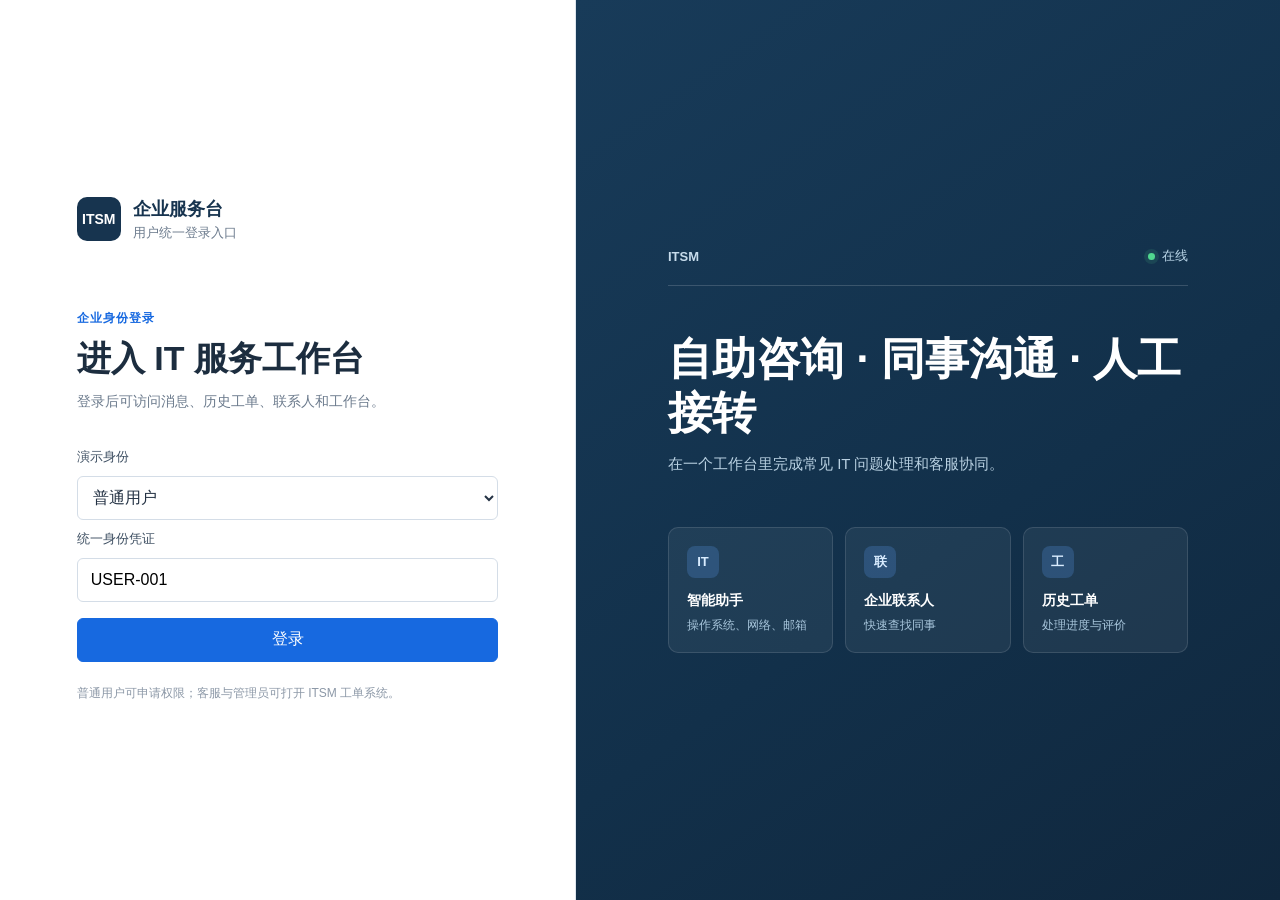
<file: UI设计/前端实现/user-portal.html>
<!doctype html>
<html lang="zh-CN">
<head>
  <meta charset="utf-8">
  <meta name="viewport" content="width=device-width, initial-scale=1">
  <meta name="color-scheme" content="light">
  <title>ITSM 用户工作台</title>
  <link rel="stylesheet" href="./user-portal.css">
</head>
<body>
  <div id="app"></div>
  <div id="toast-root" class="toast-root" aria-live="polite" aria-atomic="true"></div>
  <script src="./mock-data.js"></script>
  <script src="./user-portal.js"></script>
</body>
</html>
</file>
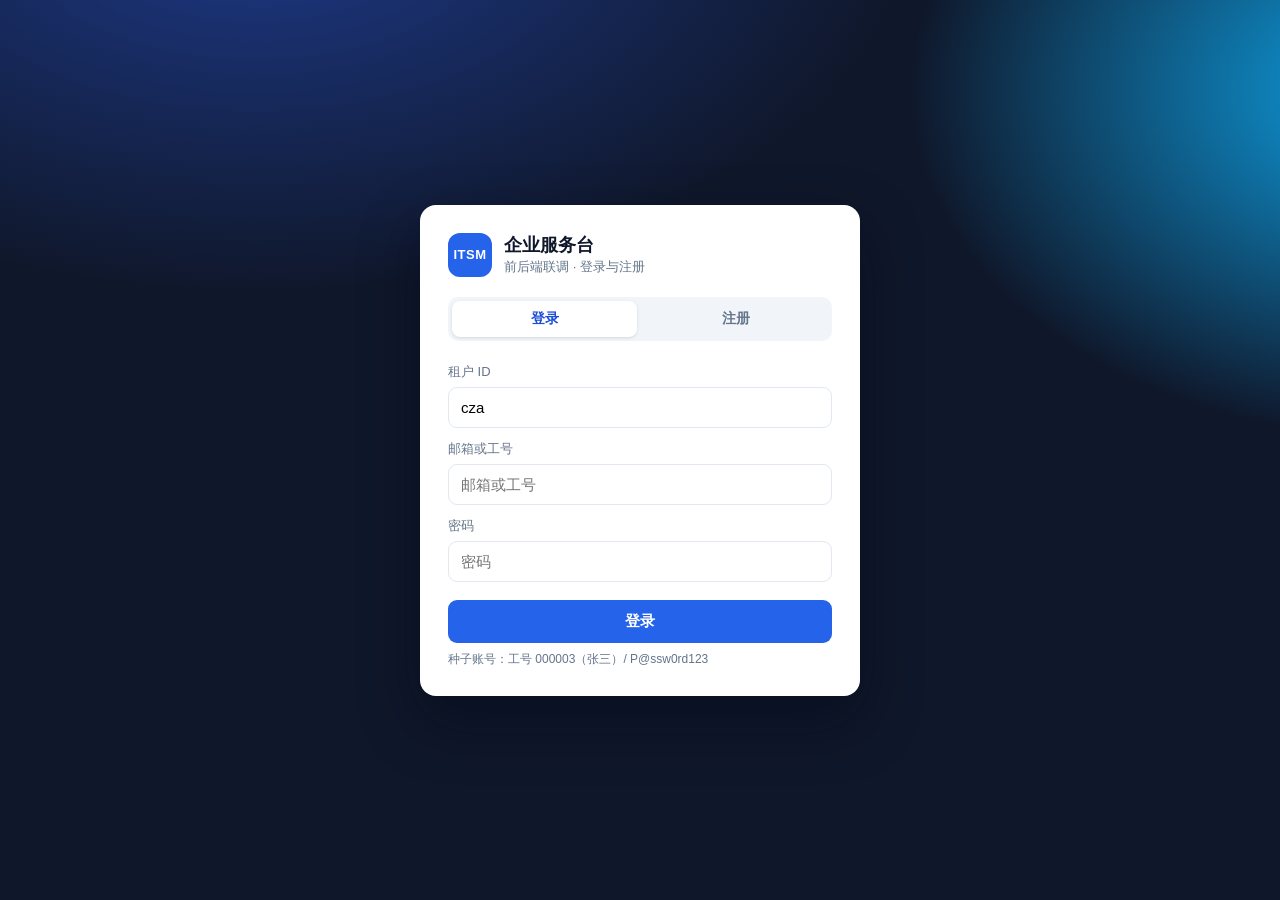
<file: itsm-server/src/main/resources/static/register.html>
<!doctype html>
<html lang="zh-CN">
<head>
  <meta charset="utf-8">
  <meta name="viewport" content="width=device-width, initial-scale=1">
  <title>ITSM 登录 / 注册</title>
  <link rel="stylesheet" href="./register.css">
</head>
<body>
  <main class="auth-wrap">
    <section class="auth-card">
      <div class="auth-brand">
        <span class="brand-mark">ITSM</span>
        <div>
          <strong>企业服务台</strong>
          <small>前后端联调 · 登录与注册</small>
        </div>
      </div>

      <div class="auth-tabs">
        <button class="auth-tab active" data-tab="login">登录</button>
        <button class="auth-tab" data-tab="register">注册</button>
      </div>

      <!-- 登录 -->
      <form id="login-form" class="auth-form active" autocomplete="off">
        <label>租户 ID</label>
        <input name="tenantId" value="cza" required>
        <label>邮箱或工号</label>
        <input name="account" placeholder="邮箱或工号" autocomplete="username" required>
        <label>密码</label>
        <input name="password" type="password" placeholder="密码" autocomplete="current-password" required>
        <button type="submit" class="primary-button">登录</button>
        <p class="form-hint">种子账号：工号 000003（张三）/ P@ssw0rd123</p>
      </form>

      <!-- 注册 -->
      <form id="register-form" class="auth-form" autocomplete="off">
        <label>租户 ID</label>
        <input name="tenantId" value="cza" required>
        <label>姓名</label>
        <input name="username" placeholder="姓名（用于生成邮箱拼音）" autocomplete="name" required>
        <label>手机号</label>
        <input name="phone" placeholder="11 位手机号" maxlength="11" inputmode="numeric" required>
        <label>验证码</label>
        <div class="code-row">
          <input name="code" placeholder="6 位验证码" required>
          <button type="button" id="send-code-button" class="ghost-button">获取验证码</button>
        </div>
        <p id="code-hint" class="form-hint hidden"></p>
        <label>密码</label>
        <input name="password" type="password" placeholder="8-64 位" autocomplete="new-password" required>
        <label>确认密码</label>
        <input name="confirmPassword" type="password" placeholder="再次输入密码" autocomplete="new-password" required>
        <button type="submit" class="primary-button">注册</button>
      </form>

      <div id="result" class="result hidden"></div>
    </section>
  </main>
  <script src="./register.js"></script>
</body>
</html>
</file>
<file: UI设计/前端实现/styles.css>
:root {
  --bg: #edf1f5;
  --panel: #ffffff;
  --panel-weak: #f7f9fb;
  --line: #d9e1ea;
  --line-strong: #c3ced9;
  --text: #243244;
  --muted: #6b7a8c;
  --muted-2: #8b98a8;
  --blue: #1769e0;
  --blue-deep: #0f4fb0;
  --blue-soft: #eaf3ff;
  --navy: #183553;
  --navy-deep: #112b45;
  --green: #1f8a3a;
  --green-soft: #eaf6ee;
  --amber: #b57600;
  --amber-soft: #fff5de;
  --red: #bb2d33;
  --red-soft: #fff0f0;
  --purple: #6f54c8;
  --purple-soft: #f3efff;
  --shadow: 0 14px 36px rgba(20, 41, 64, 0.10);
  --radius: 6px;
  --radius-sm: 4px;
  --sidebar-width: 74px;
  --sidebar-collapsed: 74px;
  font-family: "Microsoft YaHei", "PingFang SC", "Noto Sans SC", Arial, sans-serif;
  color: var(--text);
  background: var(--bg);
}

*,
*::before,
*::after {
  box-sizing: border-box;
}

html,
body {
  margin: 0;
  min-width: 320px;
  min-height: 100%;
  background: var(--bg);
}

body {
  color: var(--text);
}

button,
input,
textarea,
select {
  font: inherit;
}

button {
  cursor: pointer;
}

button:disabled {
  cursor: not-allowed;
  opacity: 0.55;
}

code,
pre {
  font-family: Consolas, "SFMono-Regular", "Liberation Mono", "Courier New", monospace;
}

a {
  color: inherit;
}

[hidden] {
  display: none !important;
}

.app {
  min-height: 100vh;
  display: flex;
  flex-direction: column;
}

.top-strip {
  height: 30px;
  display: flex;
  align-items: center;
  justify-content: space-between;
  gap: 12px;
  padding: 0 16px;
  background: #0f2740;
  color: #d7e4ef;
  font-size: 12px;
  border-bottom: 1px solid rgba(255, 255, 255, 0.08);
}

.top-strip strong {
  color: #fff;
  font-weight: 600;
}

.app-shell {
  flex: 1;
  display: flex;
  min-height: calc(100vh - 30px);
}

.sidebar {
  width: var(--sidebar-width);
  flex: 0 0 var(--sidebar-width);
  background: var(--navy);
  color: #d8e6f2;
  display: flex;
  flex-direction: column;
  overflow: hidden;
}

.brand {
  height: 58px;
  display: flex;
  align-items: center;
  justify-content: center;
  border-bottom: 1px solid rgba(255, 255, 255, 0.08);
  color: #fff;
  font-size: 18px;
  font-weight: 700;
}

.nav-list {
  padding: 10px 0;
  display: flex;
  flex-direction: column;
  gap: 2px;
}

.nav-button {
  min-height: 72px;
  width: 100%;
  border: 0;
  border-left: 3px solid transparent;
  background: transparent;
  color: #d8e6f2;
  display: flex;
  flex-direction: column;
  align-items: center;
  justify-content: center;
  gap: 7px;
  padding: 8px 6px;
  transition: background 0.15s ease, color 0.15s ease, border-color 0.15s ease;
}

.nav-button:hover {
  background: rgba(255, 255, 255, 0.07);
}

.nav-button.active {
  background: var(--navy-deep);
  border-left-color: #4a9cff;
  color: #fff;
}

.nav-icon {
  width: 20px;
  height: 20px;
  border-radius: 5px;
  background: rgba(255, 255, 255, 0.1);
  display: inline-flex;
  align-items: center;
  justify-content: center;
  font-size: 12px;
}

.nav-label {
  font-size: 12px;
  line-height: 1.2;
}

.content {
  min-width: 0;
  flex: 1;
  display: flex;
  flex-direction: column;
}

.header {
  height: 48px;
  display: flex;
  align-items: center;
  justify-content: space-between;
  gap: 12px;
  padding: 0 18px;
  background: var(--panel);
  border-bottom: 1px solid var(--line);
}

.breadcrumbs {
  min-width: 0;
  display: flex;
  align-items: center;
  gap: 8px;
  color: var(--muted);
  font-size: 13px;
}

.breadcrumbs strong {
  color: var(--text);
}

.breadcrumbs .sep {
  color: #9aa7b6;
}

.header-actions {
  display: flex;
  align-items: center;
  gap: 10px;
  flex-wrap: wrap;
  justify-content: flex-end;
}

.toolbar-button,
.ghost-button,
.primary-button,
.danger-button,
.small-button,
.segmented-button,
.tab-button,
.icon-button {
  border-radius: var(--radius-sm);
  border: 1px solid var(--line);
  background: #fff;
  color: var(--text);
  transition: background 0.15s ease, border-color 0.15s ease, color 0.15s ease, box-shadow 0.15s ease;
}

.toolbar-button,
.ghost-button,
.primary-button,
.danger-button,
.small-button {
  min-height: 34px;
  padding: 0 12px;
}

.toolbar-button:hover,
.ghost-button:hover,
.small-button:hover,
.segmented-button:hover,
.tab-button:hover,
.icon-button:hover {
  border-color: #b8c6d5;
  background: #f8fbff;
}

.primary-button {
  border-color: var(--blue);
  background: var(--blue);
  color: #fff;
}

.primary-button:hover {
  border-color: var(--blue-deep);
  background: var(--blue-deep);
}

.danger-button {
  border-color: #efb8bc;
  color: var(--red);
  background: #fff;
}

.danger-button:hover {
  background: var(--red-soft);
}

.small-button {
  padding: 0 10px;
  font-size: 12px;
}

.icon-button {
  width: 32px;
  height: 32px;
  display: inline-flex;
  align-items: center;
  justify-content: center;
  font-size: 16px;
}

.icon-button.primary {
  background: var(--blue);
  color: #fff;
  border-color: var(--blue);
}

.icon-button.primary:hover {
  background: var(--blue-deep);
  border-color: var(--blue-deep);
}

.page-tabs {
  height: 34px;
  display: flex;
  align-items: stretch;
  gap: 4px;
  overflow-x: auto;
  background: #fff;
  border-bottom: 1px solid var(--line);
  padding: 0 14px;
}

.tab-button {
  flex: 0 0 auto;
  border: 0;
  border-bottom: 2px solid transparent;
  background: transparent;
  color: #6f7d90;
  padding: 0 13px;
  white-space: nowrap;
  font-size: 13px;
}

.tab-button.active {
  color: var(--blue);
  border-bottom-color: var(--blue);
  font-weight: 600;
}

.page {
  flex: 1;
  min-width: 0;
  overflow: auto;
  padding: 18px;
}

.page-heading {
  display: flex;
  align-items: flex-start;
  justify-content: space-between;
  gap: 16px;
  margin-bottom: 14px;
}

.page-heading h1,
.page-heading h2 {
  margin: 0;
  line-height: 1.35;
  color: #1f2d3d;
}

.page-heading h1 {
  font-size: 22px;
}

.page-heading h2 {
  font-size: 18px;
}

.page-heading p {
  margin: 5px 0 0;
  color: var(--muted);
  font-size: 13px;
  line-height: 1.5;
}

.heading-actions {
  display: flex;
  align-items: center;
  justify-content: flex-end;
  gap: 8px;
  flex-wrap: wrap;
}

.panel {
  background: var(--panel);
  border: 1px solid var(--line);
  border-radius: var(--radius);
  box-shadow: 0 1px 1px rgba(18, 43, 67, 0.02);
}

.panel + .panel {
  margin-top: 14px;
}

.panel-header {
  min-height: 44px;
  padding: 0 13px;
  display: flex;
  align-items: center;
  justify-content: space-between;
  gap: 12px;
  border-bottom: 1px solid var(--line);
}

.panel-header h3,
.panel-header h4 {
  margin: 0;
  font-size: 14px;
  color: #1f2d3d;
}

.panel-header small {
  color: var(--muted);
  font-size: 12px;
}

.panel-body {
  padding: 12px;
}

.meta-tags {
  display: flex;
  flex-wrap: wrap;
  gap: 6px;
}

.status-tag,
.priority-tag,
.contract-tag,
.mini-badge,
.perm-tag,
.role-tag {
  display: inline-flex;
  align-items: center;
  gap: 4px;
  min-height: 22px;
  padding: 2px 8px;
  border-radius: 4px;
  font-size: 12px;
  white-space: nowrap;
}

.status-PENDING_ACCEPTANCE {
  background: var(--amber-soft);
  color: var(--amber);
}

.status-IN_PROGRESS {
  background: var(--blue-soft);
  color: var(--blue);
}

.status-PENDING_USER_CONFIRM {
  background: var(--purple-soft);
  color: var(--purple);
}

.status-RESOLVED {
  background: var(--green-soft);
  color: var(--green);
}

.status-CLOSED {
  background: #eef1f4;
  color: #5d6b7d;
}

.status-REOPENED {
  background: var(--red-soft);
  color: var(--red);
}

.priority-HIGH {
  background: var(--red-soft);
  color: var(--red);
}

.priority-MEDIUM {
  background: var(--amber-soft);
  color: var(--amber);
}

.priority-LOW {
  background: var(--green-soft);
  color: var(--green);
}

.contract-tag {
  border: 1px solid #dce6f1;
  background: #f5f8fb;
  color: #65778a;
}

.mini-badge,
.perm-tag {
  background: #edf4ff;
  color: var(--blue);
}

.role-tag {
  background: #f4f7fb;
  color: #627287;
}

.field-row {
  display: grid;
  grid-template-columns: 1fr 1fr;
  gap: 10px;
}

.field {
  min-width: 0;
}

.field label {
  display: block;
  margin-bottom: 5px;
  color: #637187;
  font-size: 12px;
}

.text-input,
.select-input,
.textarea-input {
  width: 100%;
  border: 1px solid #d6dee8;
  border-radius: var(--radius-sm);
  background: #fff;
  color: var(--text);
  outline: none;
}

.text-input,
.select-input {
  height: 34px;
  padding: 0 10px;
}

.textarea-input {
  min-height: 100px;
  padding: 10px;
  resize: vertical;
  line-height: 1.55;
}

.text-input:focus,
.select-input:focus,
.textarea-input:focus {
  border-color: #79aaf0;
  box-shadow: 0 0 0 2px rgba(23, 105, 224, 0.10);
}

.search-bar,
.filter-bar,
.config-tools,
.support-toolbar,
.summary-toolbar {
  display: flex;
  align-items: center;
  justify-content: space-between;
  gap: 10px;
  padding: 12px;
  flex-wrap: wrap;
}

.search-left,
.search-right,
.filter-left,
.filter-right,
.config-tools-left,
.config-tools-right,
.summary-left,
.summary-right {
  display: flex;
  align-items: center;
  gap: 8px;
  flex-wrap: wrap;
}

.segmented {
  display: inline-flex;
  gap: 2px;
  padding: 2px;
  border-radius: 5px;
  border: 1px solid var(--line);
  background: #f3f6f9;
}

.segmented-button {
  border: 0;
  background: transparent;
  padding: 6px 10px;
  border-radius: 3px;
  color: #667689;
  font-size: 12px;
}

.segmented-button.active {
  background: #fff;
  color: var(--blue);
  box-shadow: 0 1px 4px rgba(18, 43, 67, 0.10);
  font-weight: 600;
}

.grid-2 {
  display: grid;
  grid-template-columns: repeat(2, minmax(0, 1fr));
  gap: 14px;
}

.grid-3 {
  display: grid;
  grid-template-columns: 240px minmax(0, 1fr) 300px;
  gap: 14px;
}

.grid-4 {
  display: grid;
  grid-template-columns: repeat(4, minmax(0, 1fr));
  gap: 14px;
}

.stack {
  display: flex;
  flex-direction: column;
  gap: 14px;
}

.muted {
  color: var(--muted);
}

.muted-2 {
  color: var(--muted-2);
}

.kpi {
  padding: 14px;
  min-height: 96px;
}

.kpi .label {
  color: var(--muted);
  font-size: 12px;
}

.kpi .value {
  margin-top: 8px;
  font-size: 28px;
  line-height: 1;
  font-weight: 700;
  color: #1f2d3d;
}

.kpi .desc {
  margin-top: 8px;
  font-size: 12px;
  color: var(--muted);
}

.assistant-layout {
  display: grid;
  grid-template-columns: 240px minmax(0, 1fr) 290px;
  gap: 14px;
  min-height: 680px;
}

.session-list,
.summary-panel,
.queue-panel,
.config-sidebar {
  min-width: 0;
}

.session-search,
.config-search,
.queue-search {
  padding: 10px 12px;
  border-bottom: 1px solid var(--line);
}

.session-items,
.queue-items,
.config-list {
  overflow: auto;
}

.session-item,
.queue-item,
.config-item,
.role-item {
  width: 100%;
  display: block;
  text-align: left;
  border: 0;
  background: #fff;
  color: var(--text);
  border-bottom: 1px solid var(--line);
  padding: 12px;
}

.session-item:hover,
.queue-item:hover,
.config-item:hover,
.role-item:hover {
  background: #f7faff;
}

.session-item.active,
.config-item.active,
.role-item.active {
  background: var(--blue-soft);
  box-shadow: inset 3px 0 0 var(--blue);
}

.session-title,
.queue-title,
.config-title,
.role-title {
  display: flex;
  justify-content: space-between;
  gap: 8px;
  font-size: 13px;
  font-weight: 600;
}

.session-title > span:first-child,
.queue-title > span:first-child,
.config-title > span:first-child,
.role-title > span:first-child {
  overflow: hidden;
  text-overflow: ellipsis;
  white-space: nowrap;
}

.session-time,
.queue-time,
.config-time,
.role-time {
  white-space: nowrap;
  color: var(--muted);
  font-size: 11px;
  font-weight: 400;
}

.session-preview,
.queue-meta,
.config-meta,
.role-meta {
  margin-top: 6px;
  color: #6c7a8b;
  font-size: 12px;
  line-height: 1.5;
}

.chat-panel {
  min-width: 0;
  display: flex;
  flex-direction: column;
}

.chat-header {
  padding: 12px 14px;
  border-bottom: 1px solid var(--line);
  display: flex;
  align-items: center;
  justify-content: space-between;
  gap: 10px;
}

.chat-title {
  min-width: 0;
  display: flex;
  align-items: center;
  gap: 10px;
}

.assistant-mark {
  width: 34px;
  height: 34px;
  border-radius: 8px;
  display: inline-flex;
  align-items: center;
  justify-content: center;
  background: #dcecff;
  color: var(--blue);
  font-size: 18px;
  flex: 0 0 auto;
}

.chat-title strong {
  display: block;
  font-size: 14px;
  line-height: 1.4;
}

.chat-title small {
  display: block;
  color: var(--muted);
  font-size: 11px;
  margin-top: 2px;
}

.chat-actions,
.card-actions,
.footer-actions,
.modal-actions,
.drawer-actions {
  display: flex;
  align-items: center;
  gap: 8px;
  flex-wrap: wrap;
  justify-content: flex-end;
}

.message-list {
  flex: 1;
  padding: 18px;
  overflow: auto;
  background: #fbfcfe;
}

.message {
  display: flex;
  gap: 9px;
  margin-bottom: 14px;
  align-items: flex-start;
}

.message.user {
  flex-direction: row-reverse;
}

.message.system {
  justify-content: center;
}

.message .avatar {
  width: 28px;
  height: 28px;
  border-radius: 50%;
  flex: 0 0 auto;
  display: inline-flex;
  align-items: center;
  justify-content: center;
  background: #dbe5f0;
  color: #476279;
  font-size: 12px;
  font-weight: 700;
}

.bubble {
  max-width: min(78%, 620px);
  padding: 10px 12px;
  border-radius: 6px;
  background: #fff;
  border: 1px solid var(--line);
  color: #33475b;
  font-size: 13px;
  line-height: 1.65;
  white-space: pre-wrap;
}

.message.user .bubble {
  background: #e9f2ff;
  border-color: #cbe0fb;
  color: #244d80;
}

.message.system .bubble {
  max-width: 90%;
  background: #f2f5f8;
  border-color: #e4eaf0;
  color: var(--muted);
  font-size: 12px;
  text-align: center;
}

.message-meta {
  margin-top: 4px;
  color: #9aa6b5;
  font-size: 10px;
}

.message.user .message-meta {
  text-align: right;
}

.quick-actions {
  display: flex;
  gap: 7px;
  flex-wrap: wrap;
  padding: 10px 14px;
  border-top: 1px solid var(--line);
  background: #fff;
}

.quick-chip {
  border: 1px solid #cfe0f7;
  background: #f5f9ff;
  color: #386ca8;
  border-radius: 14px;
  padding: 5px 10px;
  font-size: 12px;
}

.quick-chip:hover {
  background: var(--blue-soft);
}

.composer {
  padding: 12px 14px;
  border-top: 1px solid var(--line);
  background: #fff;
}

.composer-row {
  display: flex;
  align-items: flex-end;
  gap: 8px;
}

.composer textarea {
  min-height: 64px;
  max-height: 160px;
}

.composer .primary-button {
  min-width: 86px;
  min-height: 64px;
}

.composer-note {
  margin-top: 6px;
  color: var(--muted-2);
  font-size: 11px;
}

.user-chat-page {
  padding: 14px;
  background: linear-gradient(180deg, #f6f8fb 0%, #f3f6fb 100%);
}

.user-chat-page .panel {
  border-radius: 10px;
  box-shadow: 0 10px 28px rgba(19, 39, 60, 0.06);
}

.user-chat-toolbar {
  display: grid;
  grid-template-columns: minmax(220px, 300px) minmax(0, 1fr) auto;
  align-items: center;
  gap: 12px;
  padding: 14px 16px;
  margin-bottom: 12px;
}

.user-chat-toolbar-left {
  display: flex;
  align-items: center;
  gap: 12px;
  min-width: 0;
}

.workspace-icon {
  width: 40px;
  height: 40px;
  border-radius: 12px;
  display: inline-flex;
  align-items: center;
  justify-content: center;
  background: linear-gradient(180deg, #2f7dff 0%, #1769e0 100%);
  color: #fff;
  font-size: 18px;
  font-weight: 700;
  box-shadow: 0 8px 18px rgba(23, 105, 224, 0.24);
  flex: 0 0 auto;
}

.workspace-title {
  font-size: 18px;
  line-height: 1.25;
  font-weight: 700;
  color: var(--text);
}

.workspace-subtitle {
  margin-top: 3px;
  color: var(--muted);
  font-size: 12px;
  line-height: 1.45;
}

.user-chat-toolbar-center {
  min-width: 0;
}

.user-chat-toolbar-center .text-input {
  width: 100%;
}

.user-chat-toolbar-right {
  display: flex;
  align-items: center;
  gap: 8px;
  flex-wrap: wrap;
  justify-content: flex-end;
}

.user-chat-toolbar .icon-button {
  width: 34px;
  height: 34px;
}

.feishu-layout {
  display: grid;
  grid-template-columns: 300px minmax(0, 1fr) 320px;
  gap: 12px;
  align-items: stretch;
  min-height: calc(100vh - 190px);
}

.feishu-sidebar,
.feishu-chat-pane,
.feishu-info-pane {
  min-width: 0;
  display: flex;
  flex-direction: column;
  overflow: hidden;
}

.conversation-item {
  width: 100%;
  display: flex;
  gap: 12px;
  padding: 14px 16px;
  border: 0;
  border-bottom: 1px solid #edf2f7;
  background: #fff;
  color: var(--text);
  text-align: left;
}

.conversation-item:hover {
  background: #f8fbff;
}

.conversation-item.active {
  background: #eef5ff;
  box-shadow: inset 3px 0 0 var(--blue);
}

.conversation-avatar {
  width: 40px;
  height: 40px;
  border-radius: 12px;
  background: #e7f0ff;
  color: var(--blue);
  display: inline-flex;
  align-items: center;
  justify-content: center;
  font-size: 15px;
  font-weight: 700;
  flex: 0 0 auto;
}

.conversation-meta {
  min-width: 0;
  flex: 1;
}

.conversation-title {
  display: flex;
  align-items: center;
  justify-content: space-between;
  gap: 8px;
  font-size: 13px;
  font-weight: 600;
}

.conversation-time {
  color: var(--muted);
  font-size: 11px;
  white-space: nowrap;
}

.conversation-preview {
  margin-top: 6px;
  color: var(--muted);
  font-size: 12px;
  line-height: 1.5;
  display: -webkit-box;
  -webkit-box-orient: vertical;
  -webkit-line-clamp: 2;
  overflow: hidden;
}

.conversation-footer {
  display: flex;
  align-items: center;
  gap: 6px;
  flex-wrap: wrap;
  margin-top: 8px;
}

.feishu-chat-pane {
  background: #f4f7fb;
}

.feishu-chat-header {
  display: flex;
  align-items: flex-start;
  justify-content: space-between;
  gap: 12px;
  padding: 16px 18px 12px;
  background: #fff;
  border-bottom: 1px solid var(--line);
}

.chat-subheader {
  display: flex;
  align-items: center;
  justify-content: space-between;
  gap: 10px;
  padding: 10px 18px;
  background: #f8fbff;
  border-bottom: 1px solid var(--line);
  color: var(--muted);
  font-size: 12px;
}

.chat-subject {
  min-width: 0;
  overflow: hidden;
  text-overflow: ellipsis;
  white-space: nowrap;
}

.chat-hint {
  white-space: nowrap;
}

.feishu-thread {
  flex: 1;
  overflow: auto;
  padding: 18px 20px 12px;
  background: linear-gradient(180deg, #f7f9fc 0%, #f2f6fb 100%);
}

.chat-divider {
  display: flex;
  align-items: center;
  justify-content: center;
  margin: 18px 0 10px;
}

.chat-divider span {
  padding: 4px 12px;
  border-radius: 999px;
  background: rgba(255, 255, 255, 0.82);
  border: 1px solid #dfe7f0;
  color: var(--muted);
  font-size: 12px;
}

.user-chat-page .message {
  margin-bottom: 12px;
}

.user-chat-page .message.user {
  justify-content: flex-end;
}

.user-chat-page .message.assistant,
.user-chat-page .message.system {
  justify-content: flex-start;
}

.user-chat-page .message-body {
  min-width: 0;
  max-width: min(76%, 620px);
  display: flex;
  flex-direction: column;
  gap: 4px;
}

.user-chat-page .message.user .message-body {
  align-items: flex-end;
}

.message-meta-top {
  display: flex;
  align-items: center;
  justify-content: space-between;
  gap: 10px;
  color: var(--muted);
  font-size: 12px;
}

.user-chat-page .message.user .bubble {
  background: linear-gradient(180deg, #e9f2ff 0%, #dfeeff 100%);
  border-color: #c9dcfb;
  border-radius: 14px 14px 4px 14px;
}

.user-chat-page .message.assistant .bubble {
  background: #fff;
  border-radius: 14px 14px 14px 4px;
  box-shadow: 0 1px 2px rgba(18, 43, 67, 0.05);
}

.user-chat-page .message.system .bubble {
  background: #f2f5f8;
  border-radius: 12px;
}

.feishu-quick-actions {
  background: #fff;
  border-top: 1px solid var(--line);
  padding: 10px 14px;
}

.feishu-composer {
  background: #fff;
  border-top: 1px solid var(--line);
  padding: 12px 14px 14px;
  display: flex;
  flex-direction: column;
  gap: 10px;
}

.composer-toolbar {
  display: flex;
  align-items: center;
  gap: 8px;
  flex-wrap: wrap;
}

.composer-toolbar .icon-button {
  width: 30px;
  height: 30px;
  font-size: 14px;
}

.composer-hint {
  margin-left: auto;
  color: var(--muted);
  font-size: 12px;
}

.feishu-composer .textarea-input {
  min-height: 92px;
  max-height: 180px;
  resize: vertical;
}

.composer-footer {
  display: flex;
  align-items: center;
  justify-content: space-between;
  gap: 10px;
  flex-wrap: wrap;
}

.composer-status {
  color: var(--muted);
  font-size: 12px;
}

.composer-actions {
  display: flex;
  align-items: center;
  gap: 8px;
}

.feishu-info-pane {
  background: #fff;
}

.info-stack {
  padding: 12px;
  display: flex;
  flex-direction: column;
  gap: 12px;
  overflow: auto;
}

.info-card {
  border: 1px solid var(--line);
  border-radius: 8px;
  background: #fff;
  padding: 12px;
}

.info-label {
  color: var(--muted);
  font-size: 12px;
}

.info-title {
  margin-top: 4px;
  font-size: 14px;
  font-weight: 600;
  line-height: 1.45;
  color: var(--text);
}

.info-meta {
  margin-top: 6px;
  color: var(--muted);
  font-size: 12px;
  line-height: 1.5;
}

.info-lines {
  margin-top: 10px;
  display: flex;
  flex-direction: column;
  gap: 8px;
}

.info-lines div {
  display: flex;
  align-items: center;
  justify-content: space-between;
  gap: 12px;
  font-size: 12px;
  line-height: 1.5;
}

.info-lines span {
  color: var(--muted);
}

.info-lines strong {
  color: var(--text);
  font-weight: 600;
  text-align: right;
}

.user-chat-page .summary-actions {
  justify-content: flex-start;
}

.user-chat-page .inline-tip {
  margin-top: 10px;
}

.summary-body,
.detail-body,
.drawer-body {
  padding: 13px;
}

.summary-block + .summary-block {
  margin-top: 18px;
  padding-top: 16px;
  border-top: 1px solid var(--line);
}

.summary-label {
  margin-bottom: 6px;
  color: var(--muted);
  font-size: 12px;
}

.summary-title {
  margin: 0;
  color: #25384e;
  font-size: 14px;
  line-height: 1.5;
}

.summary-actions {
  display: flex;
  gap: 8px;
  flex-wrap: wrap;
}

.rating-box {
  padding: 10px;
  border: 1px solid #d9e7fa;
  background: #f8fbff;
  border-radius: 5px;
}

.rating-stars {
  display: flex;
  gap: 4px;
  margin: 8px 0;
}

.rating-star {
  width: 28px;
  height: 28px;
  border: 1px solid #c9d9ef;
  border-radius: 4px;
  background: #fff;
  color: #9aa7b6;
}

.rating-star.selected {
  background: #fff4cc;
  border-color: #e9c65a;
  color: #bb7d00;
}

.support-toolbar,
.config-tools {
  border-bottom: 1px solid var(--line);
}

.support-grid {
  display: grid;
  grid-template-columns: minmax(0, 1fr) 1fr;
  gap: 14px;
}

.queue-panel {
  min-height: 220px;
}

.queue-list {
  padding: 4px 12px 10px;
}

.queue-item {
  display: grid;
  grid-template-columns: 1fr auto;
  gap: 8px;
  align-items: start;
}

.queue-actions {
  display: flex;
  flex-direction: column;
  align-items: flex-end;
  gap: 6px;
}

.queue-actions time {
  color: var(--muted);
  font-size: 11px;
  white-space: nowrap;
}

.table-wrap {
  overflow: auto;
}

.data-table {
  width: 100%;
  border-collapse: collapse;
  font-size: 12px;
}

.data-table th,
.data-table td {
  padding: 10px 9px;
  border-bottom: 1px solid var(--line);
  text-align: left;
  vertical-align: top;
}

.data-table th {
  background: #fafbfd;
  color: #6e7d90;
  font-weight: 600;
  white-space: nowrap;
}

.data-table tr:hover td {
  background: #fbfdff;
}

.data-table .compact {
  white-space: nowrap;
}

.drawer-backdrop,
.modal-backdrop {
  position: fixed;
  inset: 0;
  background: rgba(18, 38, 60, 0.28);
  z-index: 12;
}

.drawer {
  position: fixed;
  top: 0;
  right: 0;
  bottom: 0;
  width: min(760px, 92vw);
  background: #fff;
  z-index: 13;
  display: flex;
  flex-direction: column;
  box-shadow: -12px 0 30px rgba(18, 43, 67, 0.16);
}

.drawer-header {
  display: flex;
  align-items: flex-start;
  justify-content: space-between;
  gap: 14px;
  padding: 16px 18px;
  border-bottom: 1px solid var(--line);
}

.drawer-header h2 {
  margin: 0;
  font-size: 18px;
  line-height: 1.4;
}

.drawer-header p {
  margin: 5px 0 0;
  color: var(--muted);
  font-size: 12px;
  line-height: 1.5;
}

.detail-grid {
  display: grid;
  grid-template-columns: 1.2fr 0.8fr;
  gap: 12px;
}

.detail-card,
.inline-card {
  padding: 13px;
  border: 1px solid var(--line);
  border-radius: 5px;
  background: #fff;
}

.detail-card h3,
.inline-card h3 {
  margin: 0 0 10px;
  font-size: 14px;
}

.detail-row {
  display: grid;
  grid-template-columns: 88px 1fr;
  gap: 8px;
  padding: 6px 0;
  border-bottom: 1px solid #f0f2f5;
  font-size: 12px;
  line-height: 1.5;
}

.detail-row:last-child {
  border-bottom: 0;
}

.detail-row label {
  color: var(--muted);
}

.message-mini {
  padding: 9px 10px;
  border-left: 3px solid #9bbce8;
  background: #f4f8fe;
  color: #4c5d72;
  font-size: 12px;
  line-height: 1.55;
}

.message-mini + .message-mini {
  margin-top: 8px;
}

.classification-form {
  display: grid;
  grid-template-columns: 1fr 1fr;
  gap: 9px;
}

.field.full {
  grid-column: 1 / -1;
}

.drawer-footer {
  display: flex;
  align-items: center;
  justify-content: space-between;
  gap: 10px;
  padding: 12px 18px;
  border-top: 1px solid var(--line);
  background: #fff;
}

.empty-state {
  min-height: 280px;
  display: flex;
  align-items: center;
  justify-content: center;
  flex-direction: column;
  gap: 10px;
  color: #8390a0;
  text-align: center;
  padding: 24px;
}

.empty-icon {
  width: 60px;
  height: 48px;
  position: relative;
  border: 2px solid #dbe2e9;
  border-radius: 4px 4px 7px 7px;
  color: #dbe2e9;
  display: flex;
  align-items: center;
  justify-content: center;
  font-size: 24px;
}

.empty-icon::before {
  content: "";
  position: absolute;
  top: -9px;
  left: 15px;
  width: 26px;
  height: 10px;
  border: 2px solid #dbe2e9;
  border-bottom: 0;
  border-radius: 4px 4px 0 0;
}

.empty-state strong {
  color: #677789;
  font-size: 14px;
}

.empty-state p {
  margin: 0;
  font-size: 12px;
  color: var(--muted);
  line-height: 1.6;
}

.modal {
  width: min(520px, 100%);
  border-radius: var(--radius);
  background: #fff;
  box-shadow: var(--shadow);
  z-index: 14;
  margin: auto;
  position: relative;
}

.modal,
.drawer {
  animation: fade-in 0.15s ease;
}

.modal-header {
  display: flex;
  align-items: center;
  justify-content: space-between;
  gap: 10px;
  padding: 15px 18px;
  border-bottom: 1px solid var(--line);
}

.modal-header h3,
.modal-header h2 {
  margin: 0;
  font-size: 16px;
}

.modal-body {
  padding: 16px 18px;
}

.modal-footer {
  display: flex;
  justify-content: flex-end;
  gap: 8px;
  padding: 12px 18px;
  border-top: 1px solid var(--line);
}

.toast-root {
  position: fixed;
  right: 16px;
  bottom: 16px;
  z-index: 30;
  display: flex;
  flex-direction: column;
  gap: 10px;
  pointer-events: none;
}

.toast {
  min-width: 260px;
  max-width: 360px;
  padding: 10px 12px;
  border-radius: 6px;
  color: #fff;
  box-shadow: var(--shadow);
  pointer-events: auto;
}

.toast strong {
  display: block;
  margin-bottom: 4px;
  font-size: 13px;
}

.toast p {
  margin: 0;
  font-size: 12px;
  line-height: 1.55;
  opacity: 0.96;
}

.toast.success {
  background: #1d7a36;
}

.toast.info {
  background: #1866d1;
}

.toast.warning {
  background: #b87909;
}

.toast.error {
  background: #b92f35;
}

.login-shell {
  min-height: calc(100vh - 30px);
  display: grid;
  grid-template-columns: minmax(360px, 420px) minmax(0, 1fr);
  background: linear-gradient(135deg, #f4f7fb 0%, #edf2f7 100%);
}

.login-panel {
  background: #fff;
  border-right: 1px solid var(--line);
  padding: 28px;
  display: flex;
  flex-direction: column;
  justify-content: center;
}

.login-panel h1 {
  margin: 0 0 8px;
  font-size: 28px;
  line-height: 1.25;
}

.login-panel p {
  margin: 0 0 20px;
  color: var(--muted);
  line-height: 1.6;
}

.login-form {
  display: flex;
  flex-direction: column;
  gap: 12px;
}

.login-assist {
  margin-top: 18px;
  display: grid;
  grid-template-columns: repeat(2, minmax(0, 1fr));
  gap: 10px;
}

.profile-card {
  background: linear-gradient(180deg, #fbfcfe 0%, #f3f7fb 100%);
  padding: 28px;
  display: flex;
  flex-direction: column;
  justify-content: center;
}

.workspace-card {
  border: 1px solid var(--line);
  border-radius: 8px;
  background: #fff;
  box-shadow: 0 16px 38px rgba(17, 41, 67, 0.07);
  overflow: hidden;
}

.workspace-card-header {
  padding: 16px 18px;
  border-bottom: 1px solid var(--line);
  display: flex;
  align-items: center;
  justify-content: space-between;
  gap: 12px;
}

.workspace-card-body {
  padding: 18px;
}

.profile-grid {
  display: grid;
  grid-template-columns: repeat(2, minmax(0, 1fr));
  gap: 12px;
}

.profile-item {
  padding: 12px;
  border: 1px solid var(--line);
  border-radius: 6px;
  background: #fff;
}

.profile-item label {
  display: block;
  color: var(--muted);
  font-size: 12px;
  margin-bottom: 4px;
}

.profile-item strong {
  font-size: 14px;
  line-height: 1.4;
}

.hero-note {
  margin-top: 16px;
  padding: 12px 14px;
  border: 1px solid #dbe5f0;
  border-radius: 6px;
  background: #f8fbfe;
  color: #52677f;
  font-size: 12px;
  line-height: 1.65;
}

.role-switch {
  display: flex;
  flex-wrap: wrap;
  gap: 8px;
}

.role-card {
  min-width: 130px;
  padding: 12px 14px;
  border: 1px solid var(--line);
  border-radius: 6px;
  background: #fff;
  text-align: left;
}

.role-card.active {
  border-color: #9dc2f2;
  background: #f5f9ff;
  box-shadow: 0 0 0 2px rgba(23, 105, 224, 0.06);
}

.role-card strong {
  display: block;
  font-size: 13px;
}

.role-card small {
  display: block;
  margin-top: 4px;
  color: var(--muted);
  line-height: 1.4;
}

.config-layout {
  display: grid;
  grid-template-columns: 260px minmax(0, 1fr);
  gap: 14px;
  align-items: start;
}

.config-sidebar {
  position: sticky;
  top: 14px;
}

.supervisor-page {
  background: #f5f7fa;
}

.supervisor-period-tabs {
  display: flex;
  align-items: center;
  gap: 4px;
  flex-wrap: wrap;
  margin-bottom: 14px;
  padding: 4px;
  border: 1px solid var(--line);
  border-radius: 5px;
  background: #fff;
}

.supervisor-period-tabs .muted {
  margin-left: 8px;
  font-size: 12px;
}

.supervisor-dashboard-grid {
  display: grid;
  grid-template-columns: minmax(0, 1.55fr) minmax(260px, 0.85fr);
  gap: 14px;
  margin-top: 14px;
}

.supervisor-trend-panel,
.supervisor-status-list {
  min-width: 0;
}

.supervisor-trend-body {
  min-height: 215px;
  display: flex;
  flex-direction: column;
  justify-content: center;
  gap: 13px;
}

.trend-row {
  display: grid;
  grid-template-columns: minmax(112px, 180px) minmax(120px, 1fr) 36px;
  align-items: center;
  gap: 10px;
  font-size: 12px;
}

.trend-label {
  overflow: hidden;
  color: #52657b;
  text-overflow: ellipsis;
  white-space: nowrap;
}

.trend-track {
  height: 10px;
  overflow: hidden;
  border-radius: 999px;
  background: #e8edf3;
}

.trend-track span {
  display: block;
  height: 100%;
  min-width: 8px;
  border-radius: inherit;
  background: linear-gradient(90deg, #3f83e8, #1769e0);
}

.trend-row strong {
  color: #243244;
  text-align: right;
}

.supervisor-status-list {
  display: flex;
  flex-direction: column;
  gap: 15px;
  padding: 18px 14px;
}

.supervisor-status-row {
  display: flex;
  align-items: center;
  justify-content: space-between;
  gap: 12px;
  padding-bottom: 12px;
  border-bottom: 1px solid #edf1f5;
  font-size: 13px;
}

.supervisor-status-row:last-child {
  padding-bottom: 0;
  border-bottom: 0;
}

.supervisor-status-label {
  display: flex;
  align-items: center;
  gap: 8px;
  color: #596b80;
}

.status-dot {
  width: 9px;
  height: 9px;
  display: inline-block;
  border-radius: 50%;
}

.status-dot.status-PENDING_ACCEPTANCE {
  background: var(--amber);
}

.status-dot.status-IN_PROGRESS {
  background: var(--blue);
}

.status-dot.status-PENDING_USER_CONFIRM {
  background: var(--purple);
}

.status-dot.status-RESOLVED {
  background: var(--green);
}

.supervisor-summary-table th,
.supervisor-summary-table td {
  min-width: 92px;
}

.supervisor-ticket-layout {
  display: grid;
  grid-template-columns: minmax(0, 1fr) 280px;
  gap: 14px;
  align-items: start;
}

.supervisor-filter-toolbar {
  align-items: flex-end;
  border-bottom: 1px solid var(--line);
}

.supervisor-ticket-table {
  min-width: 1040px;
}

.supervisor-title-link {
  display: inline-block;
  max-width: 260px;
  overflow: hidden;
  text-overflow: ellipsis;
  white-space: nowrap;
  vertical-align: bottom;
}

.supervisor-selected-panel {
  position: sticky;
  top: 14px;
}

.supervisor-current-status {
  display: flex;
  align-items: center;
  justify-content: space-between;
  gap: 10px;
  margin-bottom: 10px;
}

.supervisor-description {
  color: #40546a;
  font-size: 13px;
  line-height: 1.7;
  white-space: pre-wrap;
}

.supervisor-classification-grid {
  grid-template-columns: 1fr 1fr;
}

.supervisor-drawer .drawer-eyebrow {
  margin-bottom: 4px;
  color: var(--blue);
  font-size: 11px;
  font-weight: 700;
  letter-spacing: 0.04em;
}

.supervisor-drawer-body {
  background: #f8fafc;
}

.timeline {
  position: relative;
  padding-left: 4px;
}

.timeline-item {
  position: relative;
  display: flex;
  gap: 10px;
  min-height: 58px;
  padding-left: 2px;
}

.timeline-item:not(:last-child)::before {
  content: "";
  position: absolute;
  top: 13px;
  bottom: -7px;
  left: 7px;
  width: 1px;
  background: #d8e1eb;
}

.timeline-marker {
  position: relative;
  z-index: 1;
  width: 8px;
  height: 8px;
  margin-top: 4px;
  flex: 0 0 auto;
  border: 2px solid #fff;
  border-radius: 50%;
  background: var(--blue);
  box-shadow: 0 0 0 1px #9fbde0;
}

.timeline-content {
  min-width: 0;
  flex: 1;
  padding-bottom: 12px;
  font-size: 12px;
  line-height: 1.5;
}

.timeline-topline {
  display: flex;
  align-items: baseline;
  justify-content: space-between;
  gap: 8px;
  margin-bottom: 3px;
}

.timeline-topline time {
  color: var(--muted-2);
  font-size: 11px;
  white-space: nowrap;
}

.support-workbench-page,
.support-tickets-page {
  background: #f5f7fa;
}

.support-board-nav {
  min-height: 52px;
  display: flex;
  align-items: center;
  justify-content: space-between;
  gap: 16px;
  margin-bottom: 14px;
  padding: 0 14px;
  border: 1px solid var(--line);
  border-radius: var(--radius);
  background: #fff;
  box-shadow: 0 1px 1px rgba(18, 43, 67, 0.02);
}

.support-board-nav-left,
.support-board-nav-right {
  display: flex;
  align-items: center;
  gap: 8px;
  flex-wrap: wrap;
}

.board-nav-mark {
  width: 30px;
  height: 30px;
  display: inline-flex;
  align-items: center;
  justify-content: center;
  border-radius: 5px;
  background: var(--blue-soft);
  color: var(--blue);
  font-weight: 700;
}

.support-board-nav strong {
  color: #243244;
  font-size: 14px;
}

.support-dashboard-grid {
  display: grid;
  grid-template-columns: repeat(2, minmax(0, 1fr));
  gap: 14px;
  align-items: stretch;
}

.support-dashboard-slider {
  display: flex;
  align-items: stretch;
  gap: 12px;
  padding: 2px 2px 10px;
  overflow-x: auto;
  overflow-y: hidden;
  scroll-snap-type: x proximity;
  scrollbar-width: thin;
}

.support-dashboard-fixed {
  display: grid;
  grid-template-columns: repeat(2, minmax(0, 1fr));
  gap: 10px;
  padding: 0;
  overflow: visible;
}

.support-dashboard-fixed .support-board-card-compact {
  min-width: 0;
  max-width: none;
  flex: 1 1 auto;
  scroll-snap-align: none;
}

.support-dashboard-slider::-webkit-scrollbar {
  height: 8px;
}

.support-dashboard-slider::-webkit-scrollbar-thumb {
  border-radius: 999px;
  background: #c8d3de;
}

.support-board-card {
  min-width: 0;
  display: flex;
  flex-direction: column;
  min-height: 330px;
}

.support-board-card-compact {
  min-width: 300px;
  max-width: 420px;
  min-height: 248px;
  flex: 0 0 min(360px, 34vw);
  scroll-snap-align: start;
}

.support-board-card-compact .panel-header {
  min-height: 34px;
  padding: 6px 9px;
}

.support-board-card-compact .panel-header h3 {
  font-size: 12px;
}

.support-board-card-compact .panel-header small {
  font-size: 10px;
}

.support-board-card-compact .support-board-actionbar {
  min-height: 22px;
  padding: 2px 9px 0;
}

.support-board-card-compact .panel-header {
  min-height: 40px;
  padding: 8px 10px;
}

.support-board-card-compact .panel-header h3 {
  font-size: 13px;
}

.support-board-card-compact .panel-header small {
  font-size: 11px;
}

.support-board-card-compact .support-board-actionbar {
  min-height: 28px;
  padding: 4px 10px 0;
}

.support-board-list {
  display: flex;
  flex-direction: column;
  gap: 8px;
  padding: 8px 12px 12px;
  overflow: auto;
}

.support-board-list-compact {
  display: flex;
  flex-direction: row;
  gap: 8px;
  padding: 8px 10px 10px;
  overflow-x: auto;
  overflow-y: hidden;
}

.support-board-list-compact .support-board-row {
  min-width: 168px;
  max-width: 168px;
  flex-basis: 168px;
  gap: 3px;
  padding: 6px 8px;
}

.support-board-list-compact .support-board-row-top time {
  font-size: 10px;
}

.support-board-list-compact .support-board-row-title {
  min-height: 0;
  -webkit-line-clamp: 1;
  font-size: 12px;
  line-height: 1.35;
}

.support-board-list-compact .support-board-row-meta {
  min-height: 0;
  font-size: 10px;
}

.support-board-list-compact .support-board-row-tags {
  gap: 3px;
}

.support-board-list-compact::-webkit-scrollbar {
  height: 6px;
}

.support-board-list-compact .support-board-row {
  min-width: 178px;
  max-width: 178px;
  flex: 0 0 178px;
  padding: 9px 10px;
}

.support-board-list-compact .support-board-row-title {
  min-height: 38px;
  display: -webkit-box;
  overflow: hidden;
  -webkit-box-orient: vertical;
  -webkit-line-clamp: 2;
  font-size: 12px;
}

.support-board-list-compact .support-board-row-meta {
  min-height: 18px;
  overflow: hidden;
  text-overflow: ellipsis;
  white-space: nowrap;
  font-size: 11px;
}

.support-board-list-compact .support-board-row-tags {
  gap: 4px;
}

.support-board-list-compact .status-tag,
.support-board-list-compact .risk-tag {
  min-height: 19px;
  padding: 1px 6px;
  font-size: 10px;
}

.support-board-list-compact .support-board-empty {
  min-width: 100%;
  min-height: 145px;
}

.support-board-card {
  min-width: 0;
  display: flex;
  flex-direction: column;
  min-height: 330px;
}

.board-count {
  display: inline-flex;
  align-items: center;
  justify-content: center;
  min-width: 26px;
  height: 26px;
  padding: 0 7px;
  border-radius: 999px;
  background: #edf2f7;
  color: #546579;
  font-size: 12px;
  font-weight: 700;
}

.board-count.warn {
  background: var(--red-soft);
  color: var(--red);
}

.support-board-actionbar {
  min-height: 34px;
  display: flex;
  justify-content: flex-end;
  padding: 6px 12px 0;
}

.support-board-list {
  display: flex;
  flex-direction: column;
  gap: 8px;
  padding: 8px 12px 12px;
  overflow: auto;
}

.support-board-row {
  width: 100%;
  display: flex;
  flex-direction: column;
  gap: 6px;
  padding: 11px 12px;
  border: 1px solid #e1e8ef;
  border-radius: 6px;
  background: #fff;
  color: var(--text);
  text-align: left;
  transition: border-color 0.15s ease, background 0.15s ease, box-shadow 0.15s ease;
}

.support-board-row:hover {
  border-color: #b9cfea;
  background: #f8fbff;
  box-shadow: 0 3px 10px rgba(18, 43, 67, 0.05);
}

.support-board-row-top,
.support-board-row-title,
.support-board-row-meta,
.support-board-row-tags {
  display: block;
  min-width: 0;
}

.support-board-row-top {
  display: flex;
  align-items: center;
  justify-content: space-between;
  gap: 12px;
}

.support-board-row-top strong {
  color: var(--blue);
  font-size: 12px;
  letter-spacing: 0;
}

.support-board-row-top time {
  color: var(--muted-2);
  font-size: 11px;
  white-space: nowrap;
}

.support-board-row-title {
  font-size: 14px;
  font-weight: 600;
  line-height: 1.45;
  color: #243244;
}

.support-board-row-meta {
  color: var(--muted);
  font-size: 12px;
  line-height: 1.5;
}

.support-board-row-tags {
  display: flex;
  align-items: center;
  gap: 6px;
  flex-wrap: wrap;
}

.risk-tag {
  display: inline-flex;
  align-items: center;
  min-height: 22px;
  padding: 2px 7px;
  border-radius: 4px;
  background: var(--red-soft);
  color: var(--red);
  font-size: 12px;
  white-space: nowrap;
}

.risk-tag.suspended {
  background: #f1f1f1;
  color: #6b7280;
}

.support-board-empty {
  min-height: 190px;
  display: flex;
  align-items: center;
  justify-content: center;
  flex-direction: column;
  gap: 8px;
  color: #8795a5;
  text-align: center;
}

.support-board-empty span {
  width: 42px;
  height: 42px;
  display: inline-flex;
  align-items: center;
  justify-content: center;
  border-radius: 50%;
  background: #edf2f7;
  color: #8999aa;
}

.support-board-empty strong {
  color: #627386;
  font-size: 13px;
}

.support-board-empty p {
  margin: 0;
  font-size: 12px;
  line-height: 1.5;
}

.sla-indicator {
  padding: 9px 10px;
  border: 1px solid #e3e9f0;
  border-radius: 5px;
  background: #fafcff;
}

.sla-indicator.risk {
  border-color: #efd0d4;
  background: #fffafa;
}

.sla-indicator.suspended {
  border-color: #d9dfe7;
  background: #f7f8fa;
}

.sla-topline,
.sla-bottomline {
  display: flex;
  align-items: center;
  justify-content: space-between;
  gap: 10px;
  font-size: 11px;
  color: #67778a;
}

.sla-topline strong {
  color: #3d4d60;
  font-size: 12px;
}

.sla-progress-track {
  height: 7px;
  overflow: hidden;
  margin: 6px 0;
  border-radius: 999px;
  background: #e5ebf2;
}

.sla-progress-fill {
  display: block;
  height: 100%;
  border-radius: inherit;
  background: #3f83e8;
  transition: width 0.3s ease;
}

.sla-progress-fill.timed-out {
  background: var(--red);
}

.sla-progress-fill.suspended {
  background: #9aa5b1;
}

.sla-progress-fill.complete {
  background: var(--green);
}

.sla-bottomline b {
  color: #36485b;
  font-weight: 600;
}

.support-ticket-toolbar {
  align-items: center;
  border-bottom: 1px solid var(--line);
}

.support-ticket-table {
  min-width: 1180px;
}

.ticket-title-link {
  display: inline-block;
  max-width: 250px;
  overflow: hidden;
  text-overflow: ellipsis;
  white-space: nowrap;
  vertical-align: bottom;
}

.pagination {
  min-height: 52px;
  display: flex;
  align-items: center;
  justify-content: space-between;
  gap: 12px;
  padding: 8px 12px;
  border-top: 1px solid var(--line);
}

.pagination-meta {
  color: var(--muted);
  font-size: 12px;
}

.pagination-controls {
  display: flex;
  align-items: center;
  gap: 5px;
  flex-wrap: wrap;
  justify-content: flex-end;
}

.page-button {
  min-width: 30px;
  height: 30px;
  display: inline-flex;
  align-items: center;
  justify-content: center;
  padding: 0 8px;
  border: 1px solid #d8e1eb;
  border-radius: 4px;
  background: #fff;
  color: #516175;
  font-size: 12px;
}

.page-button:hover:not(:disabled) {
  border-color: #a9c5e9;
  color: var(--blue);
}

.page-button.active {
  border-color: var(--blue);
  background: var(--blue);
  color: #fff;
}

.page-button:disabled {
  cursor: not-allowed;
  opacity: 0.45;
}

.support-ticket-drawer {
  width: min(1120px, 96vw);
}

.support-ticket-drawer-header {
  align-items: flex-start;
  gap: 16px;
}

.drawer-header-main {
  min-width: 0;
  flex: 1;
}

.drawer-header-actions {
  display: flex;
  align-items: flex-end;
  flex-direction: column;
  gap: 8px;
}

.drawer-top-actions {
  display: flex;
  align-items: center;
  justify-content: flex-end;
  gap: 8px;
  flex-wrap: wrap;
}

.drawer-eyebrow {
  margin-bottom: 4px;
  color: var(--blue);
  font-size: 11px;
  font-weight: 700;
}

.support-ticket-drawer-body {
  background: #f6f8fb;
}

.support-ticket-layout {
  display: grid;
  grid-template-columns: minmax(0, 1.55fr) minmax(300px, 0.75fr);
  gap: 12px;
  align-items: start;
}

.support-ticket-main,
.support-ticket-side {
  min-width: 0;
  display: flex;
  flex-direction: column;
  gap: 12px;
}

.support-status-editor {
  display: grid;
  grid-template-columns: minmax(0, 1fr) auto;
  align-items: end;
  gap: 10px;
  margin: 12px 0;
}

.section-subtitle {
  margin-bottom: 8px;
  color: #516175;
  font-size: 12px;
  font-weight: 600;
}

.detail-card-heading {
  display: flex;
  align-items: center;
  justify-content: space-between;
  gap: 12px;
  margin-bottom: 10px;
}

.detail-card-heading h3 {
  margin: 0;
}

.sla-card .sla-indicator {
  margin-top: 10px;
}

.sla-rule-note,
.suspension-note {
  margin-top: 10px;
  padding: 9px 10px;
  border-radius: 5px;
  background: #f1f5f9;
  color: #66768a;
  font-size: 11px;
  line-height: 1.6;
}

.suspension-note {
  border: 1px solid #e4e8ee;
}

.detail-lines {
  display: flex;
  flex-direction: column;
  gap: 8px;
}

.detail-lines > div {
  display: flex;
  align-items: center;
  justify-content: space-between;
  gap: 12px;
  font-size: 12px;
  line-height: 1.5;
}

.detail-lines span {
  color: var(--muted);
}

.detail-lines strong {
  color: var(--text);
  font-weight: 600;
  text-align: right;
}

.support-description {
  color: #40546a;
  font-size: 13px;
  line-height: 1.7;
  white-space: pre-wrap;
}

.timeline-marker.ownership {
  background: #1f8a3a;
  box-shadow: 0 0 0 1px #93c8a4;
}

@media (max-width: 1100px) {
  .support-ticket-layout {
    grid-template-columns: 1fr;
  }

  .support-ticket-drawer {
    width: min(100vw, 100%);
  }
}

@media (max-width: 640px) {
  .support-board-nav {
    align-items: flex-start;
    flex-direction: column;
  }

  .support-board-row-title {
    font-size: 13px;
  }

  .support-dashboard-fixed {
    grid-template-columns: 1fr;
  }

  .support-board-list-compact .support-board-row {
    flex-basis: 166px;
    min-width: 166px;
    max-width: 166px;
  }

  .support-status-editor {
    grid-template-columns: 1fr;
  }

  .pagination {
    align-items: stretch;
    flex-direction: column;
  }

  .pagination-controls {
    justify-content: flex-start;
  }

  .support-ticket-drawer-header {
    flex-direction: column;
  }

  .drawer-header-actions {
    width: 100%;
    align-items: stretch;
  }

  .drawer-top-actions {
    justify-content: flex-start;
  }
}

.config-tab-list,
.role-list {
  display: flex;
  flex-direction: column;
}

.config-item,
.role-item {
  border-radius: 0;
}

.config-item.active .config-title,
.role-item.active .role-title {
  color: var(--blue);
}

.field-help {
  margin-top: 6px;
  color: var(--muted-2);
  font-size: 11px;
  line-height: 1.5;
}

.inline-tip {
  margin-top: 10px;
  padding: 10px 12px;
  border: 1px dashed #cdd9e6;
  border-radius: 6px;
  background: #fbfdff;
  color: #657589;
  font-size: 12px;
  line-height: 1.55;
}

.status-chip {
  display: inline-flex;
  align-items: center;
  min-height: 22px;
  padding: 2px 8px;
  border-radius: 999px;
  font-size: 12px;
  white-space: nowrap;
}

.status-chip.ok {
  background: var(--green-soft);
  color: var(--green);
}

.status-chip.warn {
  background: var(--amber-soft);
  color: var(--amber);
}

.status-chip.bad {
  background: var(--red-soft);
  color: var(--red);
}

.status-chip.info {
  background: var(--blue-soft);
  color: var(--blue);
}

.divider {
  height: 1px;
  background: var(--line);
  margin: 12px 0;
}

.form-stack {
  display: flex;
  flex-direction: column;
  gap: 12px;
}

.skeleton {
  position: relative;
  overflow: hidden;
  background: #e9eef4;
}

.skeleton::after {
  content: "";
  position: absolute;
  inset: 0;
  transform: translateX(-100%);
  background: linear-gradient(90deg, transparent, rgba(255, 255, 255, 0.65), transparent);
  animation: shimmer 1.25s infinite;
}

.skeleton-line {
  height: 12px;
  border-radius: 999px;
  background: #e8edf3;
  overflow: hidden;
}

.skeleton-line + .skeleton-line {
  margin-top: 10px;
}

.skeleton-block {
  border-radius: 6px;
  background: #e8edf3;
  overflow: hidden;
}

.skeleton-card {
  min-height: 110px;
}

.login-grid {
  display: grid;
  gap: 12px;
}

@keyframes shimmer {
  100% {
    transform: translateX(100%);
  }
}

@keyframes fade-in {
  from {
    opacity: 0;
    transform: translateY(6px);
  }
  to {
    opacity: 1;
    transform: translateY(0);
  }
}

@media (max-width: 1280px) {
  .assistant-layout {
    grid-template-columns: 220px minmax(0, 1fr) 260px;
  }

  .grid-3 {
    grid-template-columns: 220px minmax(0, 1fr) 260px;
  }

  .feishu-layout {
    grid-template-columns: 280px minmax(0, 1fr);
  }

  .feishu-info-pane {
    grid-column: 1 / -1;
  }
}

@media (max-width: 1100px) {
  .grid-4 {
    grid-template-columns: repeat(2, minmax(0, 1fr));
  }

  .assistant-layout,
  .support-grid,
  .config-layout,
  .login-shell,
  .grid-3,
  .supervisor-ticket-layout {
    grid-template-columns: 1fr;
  }

  .supervisor-dashboard-grid {
    grid-template-columns: 1fr;
  }

  .config-sidebar,
  .profile-card {
    position: static;
  }

  .user-chat-toolbar {
    grid-template-columns: 1fr;
  }

  .feishu-layout {
    grid-template-columns: 1fr;
  }
}

@media (max-width: 860px) {
  .app-shell {
    flex-direction: column;
  }

  .sidebar {
    width: 100%;
    flex: 0 0 auto;
  }

  .nav-list {
    display: grid;
    grid-template-columns: repeat(4, minmax(0, 1fr));
  }

  .nav-button {
    min-height: 60px;
    border-left: 0;
    border-bottom: 3px solid transparent;
  }

  .nav-button.active {
    border-left-color: transparent;
    border-bottom-color: #4a9cff;
  }

  .drawer {
    width: min(100vw, 100%);
  }

  .detail-grid,
  .classification-form,
  .field-row,
  .supervisor-classification-grid {
    grid-template-columns: 1fr;
  }

  .user-chat-page .message-body {
    max-width: min(88%, 620px);
  }
}

@media (max-width: 640px) {
  .page {
    padding: 12px;
  }

  .header {
    height: auto;
    padding: 12px;
    flex-direction: column;
    align-items: stretch;
  }

  .page-heading {
    flex-direction: column;
  }

  .nav-list {
    grid-template-columns: repeat(2, minmax(0, 1fr));
  }

  .top-strip {
    padding: 0 10px;
    font-size: 11px;
  }

  .page-heading h1 {
    font-size: 20px;
  }

  .page-heading h2 {
    font-size: 17px;
  }

  .login-panel,
  .profile-card {
    padding: 18px;
  }

  .login-assist {
    grid-template-columns: 1fr;
  }

  .profile-grid {
    grid-template-columns: 1fr;
  }

  .user-chat-toolbar {
    padding: 12px;
  }

  .feishu-thread {
    padding: 14px 12px 10px;
  }

  .composer-footer {
    align-items: stretch;
  }

  .composer-actions {
    width: 100%;
    justify-content: flex-end;
  }

  .supervisor-period-tabs .muted {
    width: 100%;
    margin-left: 4px;
    padding: 4px 0;
  }

  .trend-row {
    grid-template-columns: minmax(92px, 120px) minmax(80px, 1fr) 28px;
  }

  .supervisor-ticket-table {
    min-width: 980px;
  }
}

/* Dense 2x2 service-desk boards */
.service-desk-page {
  min-height: 0;
  height: calc(100vh - 116px);
  max-height: calc(100vh - 116px);
  display: flex;
  flex-direction: column;
  overflow: hidden;
}

.service-desk-split {
  flex: 1;
  min-height: 0;
  display: grid;
  grid-template-columns: minmax(0, 1fr) minmax(0, 1fr);
  gap: 14px;
}

.service-desk-panel {
  min-width: 0;
  min-height: 0;
  display: flex;
  flex-direction: column;
  overflow: hidden;
}

.service-desk-panel-header {
  min-height: 58px;
  display: flex;
  align-items: center;
  justify-content: space-between;
  gap: 12px;
  padding: 10px 14px;
  border-bottom: 1px solid var(--line);
}

.service-desk-panel-header-right {
  display: flex;
  align-items: center;
  gap: 8px;
}

.service-desk-tab {
  min-height: 30px;
  display: inline-flex;
  align-items: center;
  gap: 5px;
  padding: 0 10px;
  border: 1px solid #d7e0e9;
  border-radius: 5px;
  background: #fff;
  color: #627185;
  font-size: 12px;
}

.service-desk-tab span {
  min-width: 18px;
  height: 18px;
  display: inline-flex;
  align-items: center;
  justify-content: center;
  padding: 0 5px;
  border-radius: 999px;
  background: #edf2f6;
  font-size: 10px;
}

.service-desk-tab.active {
  border-color: var(--blue);
  background: var(--blue-soft);
  color: var(--blue);
  font-weight: 600;
}

.service-desk-tab.active span {
  background: #d8e9ff;
}

.service-desk-panel-header h2,
.service-desk-panel-header p {
  margin: 0;
}

.service-desk-panel-header h2 {
  font-size: 15px;
  color: #1f2d3d;
}

.service-desk-panel-header p {
  margin-top: 3px;
  color: var(--muted);
  font-size: 11px;
}

.service-desk-count {
  min-width: 28px;
  height: 28px;
  display: inline-flex;
  align-items: center;
  justify-content: center;
  padding: 0 8px;
  border-radius: 999px;
  background: var(--blue-soft);
  color: var(--blue);
  font-size: 12px;
  font-weight: 700;
}

.service-desk-right-body {
  flex: 1;
  min-height: 0;
  display: grid;
  grid-template-rows: minmax(0, 1fr) minmax(0, 1fr);
}

.service-desk-right-tabs {
  display: block;
}

.service-desk-tab-panel {
  height: 100%;
  min-height: 0;
  display: flex;
  flex-direction: column;
}

.service-desk-tab-panel.hidden {
  display: none;
}

.service-desk-tab-panel .service-desk-module {
  flex: 1;
  min-height: 0;
}

.service-desk-module {
  min-height: 0;
  display: flex;
  flex-direction: column;
  overflow: hidden;
  border-bottom: 1px solid var(--line);
}

.service-desk-module:last-child {
  border-bottom: 0;
}

.service-desk-module-sub {
  background: #fafbfd;
}

.service-desk-module-header {
  min-height: 42px;
  display: flex;
  align-items: center;
  justify-content: space-between;
  gap: 10px;
  padding: 7px 14px;
  border-bottom: 1px solid #edf1f5;
  background: #f8fafc;
}

.service-desk-module-header h3 {
  margin: 0;
  font-size: 13px;
  color: #304154;
}

.service-desk-module-header small {
  display: block;
  margin-top: 2px;
  color: var(--muted);
  font-size: 10px;
}

.service-desk-module-header > span {
  color: var(--muted);
  font-size: 11px;
  font-weight: 700;
}

.service-desk-scroll {
  flex: 1;
  min-height: 0;
  overflow: auto;
  padding: 8px 10px 12px;
}

.service-desk-ticket {
  width: 100%;
  min-height: 56px;
  display: grid;
  grid-template-columns: 62px minmax(0, 1fr) auto;
  grid-template-rows: auto auto;
  gap: 2px 10px;
  align-items: center;
  padding: 7px 10px;
  border: 1px solid #e2e8ef;
  border-radius: 6px;
  background: #fff;
  color: var(--text);
  text-align: left;
}

.service-desk-ticket + .service-desk-ticket {
  margin-top: 7px;
}

.service-desk-ticket:hover {
  border-color: #afc9e9;
  background: #f8fbff;
}

.service-desk-ticket-no {
  grid-row: 1 / 3;
  color: var(--blue);
  font-size: 11px;
  font-weight: 700;
}

.service-desk-ticket-main {
  min-width: 0;
}

.service-desk-ticket-main strong,
.service-desk-ticket-main small {
  display: block;
  overflow: hidden;
  text-overflow: ellipsis;
  white-space: nowrap;
}

.service-desk-ticket-main strong {
  font-size: 12px;
}

.service-desk-ticket-main small {
  margin-top: 3px;
  color: var(--muted);
  font-size: 10px;
}

.service-desk-ticket .status-tag {
  grid-column: 3;
  grid-row: 1;
}

.service-desk-ticket time {
  grid-column: 3;
  grid-row: 2;
  color: var(--muted-2);
  font-size: 10px;
  text-align: right;
  white-space: nowrap;
}

.service-desk-empty {
  min-height: 120px;
  display: flex;
  align-items: center;
  justify-content: center;
  flex-direction: column;
  gap: 7px;
  color: #8a97a5;
  text-align: center;
}

.service-desk-empty span {
  width: 34px;
  height: 34px;
  display: inline-flex;
  align-items: center;
  justify-content: center;
  border-radius: 50%;
  background: #edf2f7;
}

.service-desk-empty p {
  margin: 0;
  font-size: 11px;
}

@media (max-width: 760px) {
  .service-desk-page {
    height: auto;
    overflow: visible;
  }

  .service-desk-split {
    grid-template-columns: 1fr;
  }

  .service-desk-panel {
    min-height: 320px;
  }
}

.support-dashboard-fixed .support-board-card-compact {
  min-width: 0;
  max-width: none;
  min-height: 0;
  flex: 1 1 auto;
  scroll-snap-align: none;
}

.support-dashboard-fixed .support-board-list-compact {
  display: flex;
  flex-direction: row;
  align-items: stretch;
  gap: 7px;
  padding: 7px 8px;
  overflow-x: auto;
  overflow-y: hidden;
}

.support-dashboard-fixed .support-board-list-compact .support-board-row {
  width: 168px;
  min-width: 168px;
  max-width: 168px;
  height: 94px;
  min-height: 94px;
  max-height: 94px;
  flex: 0 0 168px;
  align-self: stretch;
  gap: 3px;
  padding: 6px 8px;
  overflow: hidden;
}

.support-dashboard-fixed .support-board-list-compact .support-board-row-top {
  gap: 4px;
}

.support-dashboard-fixed .support-board-list-compact .support-board-row-top strong,
.support-dashboard-fixed .support-board-list-compact .support-board-row-top time {
  font-size: 10px;
}

.support-dashboard-fixed .support-board-list-compact .support-board-row-title {
  min-height: 0;
  overflow: hidden;
  text-overflow: ellipsis;
  white-space: nowrap;
  -webkit-line-clamp: 1;
  font-size: 12px;
  line-height: 1.25;
}

.support-dashboard-fixed .support-board-list-compact .support-board-row-meta {
  min-height: 0;
  overflow: hidden;
  text-overflow: ellipsis;
  white-space: nowrap;
  font-size: 10px;
  line-height: 1.25;
}

.support-dashboard-fixed .support-board-list-compact .support-board-row-tags {
  gap: 3px;
}

.support-dashboard-fixed .support-board-list-compact .status-tag,
.support-dashboard-fixed .support-board-list-compact .risk-tag {
  min-height: 18px;
  padding: 1px 5px;
  font-size: 10px;
}
</file>
<file: UI设计/前端实现/user-portal.css>
:root {
  --bg: #eef2f6;
  --panel: #ffffff;
  --line: #dfe6ee;
  --line-strong: #c9d5e1;
  --text: #243244;
  --muted: #6c7b8d;
  --muted-2: #8c98a7;
  --blue: #1769e0;
  --blue-deep: #0f4fb0;
  --blue-soft: #eaf3ff;
  --navy: #17344f;
  --navy-deep: #102940;
  --green: #238445;
  --green-soft: #eaf6ee;
  --amber: #b57600;
  --amber-soft: #fff4dd;
  --red: #b8343b;
  --red-soft: #fff0f0;
  --violet: #6f54c8;
  --violet-soft: #f1edff;
  --shadow: 0 12px 32px rgba(20, 42, 65, 0.10);
  --radius: 8px;
  font-family: "Microsoft YaHei", "PingFang SC", "Noto Sans SC", Arial, sans-serif;
  color: var(--text);
  background: var(--bg);
}

* { box-sizing: border-box; }
html, body { margin: 0; min-width: 320px; min-height: 100%; background: var(--bg); }
button, input, textarea, select { font: inherit; }
button { cursor: pointer; }
button:disabled { cursor: not-allowed; opacity: 0.55; }
[hidden] { display: none !important; }

.panel { background: var(--panel); border: 1px solid var(--line); border-radius: var(--radius); box-shadow: 0 1px 2px rgba(20, 42, 65, 0.03); }

.primary-button, .ghost-button, .icon-button, .close-button {
  border: 1px solid var(--line);
  border-radius: 6px;
  background: #fff;
  color: var(--text);
  transition: background 0.15s ease, border-color 0.15s ease, color 0.15s ease;
}
.primary-button { border-color: var(--blue); background: var(--blue); color: #fff; padding: 8px 14px; }
.primary-button:hover { background: #0d58c5; }
.ghost-button { padding: 8px 14px; color: #42556b; }
.ghost-button:hover { border-color: #b9c9d8; background: #f8fbff; }
.icon-button { width: 32px; height: 32px; display: inline-flex; align-items: center; justify-content: center; font-size: 17px; }
.close-button { width: 30px; height: 30px; padding: 0; border: 0; color: var(--muted); font-size: 20px; line-height: 1; }

.text-input, .textarea-input { width: 100%; border: 1px solid #d4dde7; border-radius: 6px; background: #fff; color: var(--text); outline: none; }
.text-input { height: 36px; padding: 0 11px; }
.textarea-input { min-height: 88px; max-height: 180px; padding: 10px 12px; resize: vertical; line-height: 1.55; }
.text-input:focus, .textarea-input:focus { border-color: #78a8ef; box-shadow: 0 0 0 3px rgba(23, 105, 224, 0.10); }

.status-tag { display: inline-flex; align-items: center; min-height: 22px; padding: 2px 8px; border-radius: 4px; font-size: 12px; white-space: nowrap; }
.status-PENDING_ACCEPTANCE, .status-REOPENED { background: var(--amber-soft); color: #9a6200; }
.status-IN_PROGRESS { background: var(--blue-soft); color: var(--blue); }
.status-PENDING_USER_CONFIRM { background: var(--violet-soft); color: var(--violet); }
.status-RESOLVED { background: var(--green-soft); color: #23733a; }
.status-CLOSED { background: #edf1f4; color: #5f6e7d; }

/* Login */
.login-screen { min-height: 100vh; display: grid; grid-template-columns: minmax(420px, 0.9fr) minmax(500px, 1.1fr); background: var(--panel); }
.login-card { min-width: 0; padding: 64px clamp(36px, 6vw, 96px); display: flex; flex-direction: column; justify-content: center; border-right: 1px solid var(--line); }
.login-brand { display: flex; align-items: center; gap: 12px; color: var(--navy); }
.brand-mark { width: 44px; height: 44px; display: inline-flex; align-items: center; justify-content: center; border-radius: 10px; background: var(--navy); color: #fff; font-size: 14px; font-weight: 700; }
.brand-mark.small { width: 36px; height: 36px; border-radius: 9px; font-size: 12px; }
.login-brand strong { display: block; font-size: 18px; }
.login-brand small { display: block; margin-top: 3px; color: var(--muted); }
.login-heading { margin-top: 66px; }
.eyebrow { color: var(--blue); font-size: 12px; font-weight: 700; letter-spacing: 1px; }
.login-heading h1 { margin: 10px 0 10px; font-size: 34px; line-height: 1.25; color: #1c2d3f; }
.login-heading p { margin: 0; color: var(--muted); font-size: 14px; line-height: 1.75; }
.login-form { margin-top: 34px; display: flex; flex-direction: column; gap: 10px; }
.login-form label { color: #3f5063; font-size: 13px; }
.login-form input { height: 44px; padding: 0 13px; border: 1px solid #d4dde7; border-radius: 6px; outline: none; }
.login-form input:focus { border-color: #78a8ef; box-shadow: 0 0 0 3px rgba(23, 105, 224, 0.10); }
.login-form select { height: 44px; padding: 0 11px; border: 1px solid #d4dde7; border-radius: 6px; outline: none; background: #fff; color: var(--text); }
.login-form select:focus { border-color: #78a8ef; box-shadow: 0 0 0 3px rgba(23, 105, 224, 0.10); }
.login-submit { min-height: 44px; margin-top: 6px; }
.login-note { margin-top: 22px; color: var(--muted-2); font-size: 12px; line-height: 1.6; }
.login-visual { min-width: 0; display: flex; align-items: center; justify-content: center; padding: 48px; background: linear-gradient(145deg, #183b59 0%, #12304a 58%, #10273d 100%); color: #e5f0f8; }
.login-visual-panel { width: min(520px, 100%); }
.visual-top { display: flex; align-items: center; justify-content: space-between; padding-bottom: 20px; border-bottom: 1px solid rgba(255, 255, 255, 0.16); color: #c7dcec; font-size: 13px; font-weight: 700; }
.online-dot { display: inline-flex; align-items: center; gap: 7px; color: #b9d5e7; font-weight: 400; }
.online-dot::before { content: ""; width: 7px; height: 7px; border-radius: 50%; background: #50d78f; box-shadow: 0 0 0 4px rgba(80, 215, 143, 0.12); }
.login-visual h2 { margin: 46px 0 12px; font-size: clamp(28px, 4vw, 44px); line-height: 1.22; color: #fff; }
.login-visual p { margin: 0; color: #b9d1e2; font-size: 15px; line-height: 1.7; }
.visual-grid { margin-top: 50px; display: grid; grid-template-columns: repeat(3, minmax(0, 1fr)); gap: 12px; }
.visual-grid > div { min-width: 0; padding: 18px; border: 1px solid rgba(255, 255, 255, 0.12); border-radius: 10px; background: rgba(255, 255, 255, 0.06); }
.visual-grid span { display: flex; width: 32px; height: 32px; align-items: center; justify-content: center; margin-bottom: 14px; border-radius: 8px; background: rgba(94, 166, 255, 0.22); color: #d9ecff; font-size: 13px; font-weight: 700; }
.visual-grid strong { display: block; color: #fff; font-size: 14px; }
.visual-grid small { display: block; margin-top: 6px; color: #a8c6dc; font-size: 12px; line-height: 1.5; }

/* Portal frame */
.user-portal { height: 100vh; min-height: 0; display: flex; flex-direction: column; overflow: hidden; }
.portal-top { height: 30px; flex: 0 0 30px; display: flex; align-items: center; justify-content: space-between; padding: 0 16px; background: #102940; color: #d7e4ef; font-size: 12px; }
.portal-top strong { color: #fff; }
.portal-shell { flex: 1; display: flex; min-height: 0; overflow: hidden; }
.portal-sidebar { width: 238px; flex: 0 0 238px; display: flex; flex-direction: column; background: var(--navy); color: #dce8f2; }
.portal-brand { height: 66px; display: flex; align-items: center; gap: 11px; padding: 0 18px; border-bottom: 1px solid rgba(255, 255, 255, 0.08); color: #fff; font-size: 17px; font-weight: 700; }
.portal-nav { flex: 1; padding: 16px 10px; display: flex; flex-direction: column; gap: 4px; }
.portal-nav-button { position: relative; min-height: 48px; display: flex; align-items: center; gap: 12px; padding: 0 14px; border: 0; border-radius: 8px; background: transparent; color: #dce8f2; text-align: left; }
.portal-nav-button:hover { background: rgba(255, 255, 255, 0.07); }
.portal-nav-button.active { background: var(--navy-deep); color: #fff; box-shadow: inset 3px 0 0 #4b9aff; }
.portal-nav-icon { display: none; }
.portal-nav-label { width: 100%; font-size: 14px; }
.portal-nav-count { position: absolute; right: 14px; min-width: 20px; height: 20px; display: inline-flex; align-items: center; justify-content: center; padding: 0 6px; border-radius: 999px; background: rgba(255, 255, 255, 0.14); color: #dce8f2; font-size: 11px; }
.portal-nav-count.accent { background: #e24b55; color: #fff; }
.profile-trigger { min-height: 72px; display: flex; align-items: center; gap: 11px; padding: 0 16px; border: 0; border-top: 1px solid rgba(255, 255, 255, 0.08); background: transparent; color: #e5eef6; text-align: left; }
.profile-trigger:hover { background: rgba(255, 255, 255, 0.06); }
.avatar { width: 36px; height: 36px; flex: 0 0 36px; display: inline-flex; align-items: center; justify-content: center; border-radius: 50%; background: #dce7f2; color: #3f6687; font-size: 14px; font-weight: 700; }
.avatar.large { width: 58px; height: 58px; flex-basis: 58px; font-size: 20px; }
.profile-copy { min-width: 0; flex: 1; }
.profile-copy strong { display: block; overflow: hidden; text-overflow: ellipsis; white-space: nowrap; font-size: 14px; }
.profile-copy small { display: block; margin-top: 4px; overflow: hidden; text-overflow: ellipsis; white-space: nowrap; color: #a9bfd0; font-size: 11px; }
.chevron { color: #89a6bb; font-size: 22px; }
.portal-main { min-width: 0; flex: 1; min-height: 0; display: flex; flex-direction: column; overflow: hidden; }
.portal-header { height: 52px; flex: 0 0 52px; display: flex; align-items: center; justify-content: space-between; padding: 0 18px; border-bottom: 1px solid var(--line); background: #fff; }
.breadcrumbs { display: flex; align-items: center; gap: 8px; color: var(--muted); font-size: 13px; }
.breadcrumbs strong { color: var(--text); }
.header-actions { display: flex; align-items: center; gap: 12px; }
.presence { display: inline-flex; align-items: center; gap: 7px; color: #47705a; font-size: 12px; }
.presence i { width: 7px; height: 7px; border-radius: 50%; background: #3fbb6c; }
.page-section { flex: 1; padding: 20px; overflow: auto; }
.page-heading { display: flex; align-items: flex-start; justify-content: space-between; gap: 18px; margin-bottom: 18px; }
.page-heading h1 { margin: 0; font-size: 24px; color: #1d2e40; }
.page-heading p { margin: 6px 0 0; color: var(--muted); font-size: 13px; }
.heading-actions { display: flex; align-items: center; gap: 9px; flex-wrap: wrap; justify-content: flex-end; }

/* Profile popover */
.popover-backdrop { position: fixed; inset: 0; z-index: 9; background: rgba(15, 35, 52, 0.22); }
.profile-popover { position: fixed; left: 18px; bottom: 18px; z-index: 10; width: 300px; padding: 20px; border: 1px solid var(--line); border-radius: 12px; background: #fff; box-shadow: var(--shadow); }
.profile-popover-head { display: flex; align-items: center; gap: 14px; }
.profile-popover-head h2 { margin: 0; font-size: 20px; color: #1d2e40; }
.profile-popover-head p { margin: 5px 0 0; color: var(--muted); font-size: 13px; }
.profile-grid { margin-top: 22px; display: grid; grid-template-columns: 1fr 1fr; gap: 12px; }
.profile-grid div { min-width: 0; }
.profile-grid span { display: block; color: var(--muted-2); font-size: 11px; }
.profile-grid strong { display: block; margin-top: 4px; overflow: hidden; text-overflow: ellipsis; white-space: nowrap; color: #34465a; font-size: 12px; }
.popover-actions { margin-top: 22px; display: flex; gap: 8px; }

/* Messages */
.message-workspace { flex: 1; min-height: 0; display: grid; grid-template-columns: 290px minmax(440px, 1fr) 280px; gap: 12px; padding: 14px; }
.chat-list-panel, .chat-panel, .context-panel { min-width: 0; overflow: hidden; display: flex; flex-direction: column; }
.panel-head { min-height: 70px; display: flex; align-items: center; justify-content: space-between; gap: 10px; padding: 12px 14px; border-bottom: 1px solid var(--line); }
.panel-head h1 { margin: 0; font-size: 17px; }
.panel-head h2 { margin: 0; font-size: 16px; }
.panel-head p { margin: 4px 0 0; color: var(--muted); font-size: 11px; }
.search-box { padding: 10px 12px; border-bottom: 1px solid var(--line); }
.chat-list { flex: 1; overflow: auto; }
.chat-list-item { position: relative; width: 100%; min-height: 84px; display: flex; align-items: center; gap: 11px; padding: 12px 14px; border: 0; border-bottom: 1px solid #edf2f7; background: #fff; color: var(--text); text-align: left; }
.chat-list-item:hover { background: #f8fbff; }
.chat-list-item.active { background: #edf5ff; box-shadow: inset 3px 0 0 var(--blue); }
.chat-list-avatar { width: 40px; height: 40px; flex: 0 0 40px; display: inline-flex; align-items: center; justify-content: center; border-radius: 10px; background: #e4ecf5; color: #4c6f8e; font-size: 14px; font-weight: 700; }
.chat-list-avatar.blue { background: #e4f0ff; color: var(--blue); }
.chat-list-copy { min-width: 0; flex: 1; }
.chat-list-top, .chat-list-sub, .chat-list-preview { display: flex; align-items: center; justify-content: space-between; gap: 8px; }
.chat-list-top strong { overflow: hidden; text-overflow: ellipsis; white-space: nowrap; font-size: 14px; }
.chat-list-top time { color: var(--muted-2); font-size: 11px; white-space: nowrap; }
.chat-list-sub { justify-content: flex-start; margin-top: 4px; color: var(--muted); font-size: 11px; }
.chat-list-preview { justify-content: flex-start; margin-top: 6px; color: var(--muted-2); font-size: 12px; overflow: hidden; text-overflow: ellipsis; white-space: nowrap; }
.chat-header { min-height: 64px; display: flex; align-items: center; justify-content: space-between; gap: 12px; padding: 12px 16px; border-bottom: 1px solid var(--line); background: #fff; }
.chat-person { min-width: 0; display: flex; align-items: center; gap: 11px; }
.chat-avatar { width: 40px; height: 40px; flex: 0 0 40px; display: inline-flex; align-items: center; justify-content: center; border-radius: 10px; background: #e4f0ff; color: var(--blue); font-size: 15px; font-weight: 700; }
.chat-avatar.green { background: #e8f6ee; color: #238445; }
.chat-person strong { display: block; color: #1f3042; font-size: 15px; }
.chat-person small { display: block; margin-top: 3px; color: var(--muted); font-size: 11px; }
.chat-body { flex: 1; min-height: 0; display: flex; flex-direction: column; overflow: hidden; }
.welcome { padding: 24px 22px 14px; background: #f7faff; border-bottom: 1px solid #e6edf5; }
.welcome-mark { width: 38px; height: 38px; display: inline-flex; align-items: center; justify-content: center; border-radius: 10px; background: #e4f0ff; color: var(--blue); font-weight: 700; }
.welcome h2 { margin: 10px 0 5px; font-size: 19px; }
.welcome p { margin: 0; color: var(--muted); font-size: 12px; }
.category-grid { display: grid; grid-template-columns: repeat(5, minmax(0, 1fr)); gap: 8px; padding: 12px 14px; background: #fff; border-bottom: 1px solid var(--line); overflow-x: auto; }
.assistant-option { min-width: 116px; padding: 11px; border: 1px solid #dce5ee; border-radius: 8px; background: #fff; color: var(--text); text-align: left; }
.assistant-option:hover { border-color: #9dc2f2; background: #f7fbff; }
.assistant-option.selected { border-color: var(--blue); background: var(--blue-soft); box-shadow: inset 0 0 0 1px rgba(23, 105, 224, 0.10); }
.assistant-option strong { display: block; font-size: 13px; }
.assistant-option small { display: block; margin-top: 6px; color: var(--muted); font-size: 11px; line-height: 1.5; }
.assistant-option span { display: block; margin-top: 9px; color: var(--blue); text-align: right; }
.chat-scroll { min-height: 0; flex: 1; display: flex; flex-direction: column; overflow: hidden auto; }
.message-thread { flex: 1; min-height: 120px; overflow: visible; padding: 18px 20px; background: #f7f9fc; }
.chat-message { display: flex; gap: 9px; margin-bottom: 14px; }
.chat-message.user { flex-direction: row-reverse; }
.message-avatar { width: 30px; height: 30px; flex: 0 0 30px; display: inline-flex; align-items: center; justify-content: center; border-radius: 50%; background: #dde8f1; color: #4b6a84; font-size: 12px; font-weight: 700; }
.message-body { max-width: min(76%, 620px); }
.chat-message.user .message-body { display: flex; flex-direction: column; align-items: flex-end; }
.message-meta { display: flex; align-items: center; gap: 8px; margin-bottom: 4px; color: var(--muted); font-size: 11px; }
.chat-message.user .message-meta { justify-content: flex-end; }
.message-bubble { padding: 10px 12px; border: 1px solid var(--line); border-radius: 12px 12px 12px 3px; background: #fff; color: #3d4e61; font-size: 13px; line-height: 1.65; white-space: pre-wrap; }
.chat-message.user .message-bubble { border-color: #c9ddfb; border-radius: 12px 12px 3px 12px; background: #e9f2ff; color: #294f78; }
.colleague-strip { display: flex; align-items: center; gap: 10px; padding: 10px 18px; border-bottom: 1px solid var(--line); background: #fbfdff; color: var(--muted); font-size: 12px; }
.colleague-strip span { display: inline-flex; align-items: center; gap: 5px; color: #2d8750; }
.colleague-strip span::before { content: ""; width: 7px; height: 7px; border-radius: 50%; background: #3fbb6c; }
.colleague-strip span.busy { color: #a06e00; }
.colleague-strip span.busy::before { background: #e0a62a; }
.colleague-strip span.offline { color: #7a8796; }
.colleague-strip span.offline::before { background: #a1acb8; }
.composer { flex: 0 0 auto; padding: 11px 14px 13px; border-top: 1px solid var(--line); background: #fff; }
.composer-tools { display: flex; align-items: center; gap: 7px; margin-bottom: 8px; }
.composer-tools button { width: 30px; height: 30px; border: 1px solid #dce4ed; border-radius: 6px; background: #fff; color: #5f7185; }
.composer textarea { margin-bottom: 8px; }
.composer-footer { display: flex; align-items: center; justify-content: space-between; gap: 10px; color: var(--muted); font-size: 12px; }
.context-panel { background: #fff; }
.context-panel .panel-head { min-height: 64px; }
.context-panel .panel-head p { margin-top: 3px; }
.context-panel .panel-head + div { padding: 12px; display: flex; flex-direction: column; gap: 12px; overflow: auto; }
.context-card { padding: 14px; border: 1px solid var(--line); border-radius: 8px; }
.context-card.accent { border-color: #c9ddfb; background: #f4f8ff; }
.context-card > span { color: var(--muted-2); font-size: 11px; }
.context-card h3 { margin: 6px 0; font-size: 14px; line-height: 1.45; }
.context-card p { margin: 0; color: var(--muted); font-size: 12px; line-height: 1.55; }
.context-card .ghost-button { margin-top: 10px; }
.quick-links { display: flex; flex-direction: column; gap: 4px; margin-top: 10px; }
.quick-links button { padding: 8px 9px; border: 0; border-radius: 6px; background: #f4f7fa; color: #38506a; text-align: left; font-size: 12px; }
.quick-links button:hover { background: var(--blue-soft); color: var(--blue); }

/* Handoff */
.handoff-card { margin: 12px 16px 0; padding: 15px; border: 1px solid #c9ddfb; border-radius: 10px; background: #f6faff; }
.handoff-head { display: flex; align-items: flex-start; justify-content: space-between; gap: 10px; }
.handoff-head span { color: var(--blue); font-size: 12px; }
.handoff-head h3 { margin: 5px 0 0; font-size: 16px; }
.handoff-grid { display: grid; grid-template-columns: repeat(3, minmax(0, 1fr)); gap: 10px; margin-top: 14px; }
.handoff-grid div { min-width: 0; padding: 10px; border-radius: 6px; background: #fff; border: 1px solid #e1e9f1; }
.handoff-grid span { display: block; color: var(--muted-2); font-size: 11px; }
.handoff-grid strong { display: block; margin-top: 5px; color: #33475c; font-size: 12px; overflow: hidden; text-overflow: ellipsis; white-space: nowrap; }
.handoff-note { margin: 11px 0 0; color: var(--muted); font-size: 11px; line-height: 1.5; }
.handoff-actions { display: flex; justify-content: flex-end; gap: 8px; margin-top: 12px; }
.handoff-success-card { margin: 12px 16px 0; padding: 15px; border: 1px solid #bfe1cc; border-radius: 10px; background: #f4fbf6; }
.success-head { display: flex; align-items: flex-start; justify-content: space-between; gap: 12px; }
.success-head span:first-child { color: #238445; font-size: 12px; }
.success-head h3 { margin: 5px 0 0; font-size: 15px; }
.success-steps { display: grid; grid-template-columns: repeat(4, minmax(0, 1fr)); gap: 6px; margin-top: 15px; }
.success-steps span { padding: 8px 5px; border-radius: 6px; background: #e9f2ed; color: #5b7a68; text-align: center; font-size: 11px; }
.success-steps span.done, .success-steps span.active { background: #d9f1e2; color: #23733a; }
.success-steps span.active { box-shadow: inset 0 0 0 1px #5dc986; font-weight: 600; }
.success-actions { display: flex; justify-content: flex-end; gap: 8px; margin-top: 12px; }

/* Contacts */
.contacts-layout { display: grid; grid-template-columns: minmax(0, 1fr) 300px; gap: 14px; }
.contacts-list { min-width: 0; overflow: hidden; }
.contact-row { width: 100%; min-height: 74px; display: flex; align-items: center; gap: 12px; padding: 12px 16px; border: 0; border-bottom: 1px solid #edf2f7; background: #fff; color: var(--text); text-align: left; }
.contact-row:hover { background: #f8fbff; }
.contact-avatar { width: 42px; height: 42px; flex: 0 0 42px; display: inline-flex; align-items: center; justify-content: center; border-radius: 10px; background: #e5edf5; color: #4d6c86; font-size: 14px; font-weight: 700; }
.contact-avatar.online { background: #e9f6ee; color: #2c7d4b; }
.contact-avatar.busy { background: #fff2d5; color: #a06e00; }
.contact-copy { min-width: 0; flex: 1; }
.contact-copy strong { display: block; font-size: 14px; }
.contact-copy small { display: block; margin-top: 5px; color: var(--muted); font-size: 12px; }
.contact-presence { display: inline-flex; align-items: center; gap: 6px; color: var(--muted); font-size: 12px; }
.contact-presence i { width: 7px; height: 7px; border-radius: 50%; background: #3fbb6c; }
.contact-presence:has(i) { color: #2d8750; }
.contact-open { color: var(--blue); font-size: 12px; }
.contact-search { max-width: 280px; }
.contact-side { min-height: 320px; display: flex; align-items: center; justify-content: center; padding: 20px; }
.contact-side-placeholder { text-align: center; color: var(--muted); }
.contact-side-placeholder > span { display: flex; width: 48px; height: 48px; align-items: center; justify-content: center; margin: 0 auto 12px; border-radius: 12px; background: #eaf2fa; color: var(--blue); }
.contact-side-placeholder h3 { margin: 0; color: #42556a; font-size: 15px; }
.contact-side-placeholder p { margin: 7px 0 0; font-size: 12px; line-height: 1.6; }

/* Workspace */
.workspace-grid { display: grid; grid-template-columns: repeat(3, minmax(0, 1fr)); gap: 12px; padding: 14px; }
.workspace-app { min-height: 150px; display: flex; flex-direction: column; align-items: flex-start; justify-content: space-between; padding: 18px; border: 1px solid #dfe6ee; border-radius: 10px; background: #fff; color: var(--text); text-align: left; }
.workspace-app:hover { border-color: #b9cbdd; box-shadow: 0 8px 18px rgba(20, 42, 65, 0.06); transform: translateY(-1px); }
.app-icon { width: 42px; height: 42px; display: inline-flex; align-items: center; justify-content: center; border-radius: 10px; background: #e8f1fa; color: #356a9c; font-size: 15px; font-weight: 700; }
.workspace-app.blue .app-icon { background: var(--blue-soft); color: var(--blue); }
.workspace-app.green .app-icon { background: var(--green-soft); color: var(--green); }
.workspace-app.violet .app-icon { background: var(--violet-soft); color: var(--violet); }
.workspace-app.orange .app-icon { background: #fff2e2; color: #bd6c1e; }
.workspace-app.slate .app-icon { background: #edf1f5; color: #5c6c7e; }
.app-copy { min-width: 0; }
.app-copy strong { display: block; font-size: 15px; }
.app-copy small { display: block; margin-top: 7px; color: var(--muted); font-size: 12px; line-height: 1.5; }
.app-open { color: var(--blue); font-size: 12px; }

/* Embedded ITSM system */
.itsm-system-container { flex: 1; min-height: 0; display: flex; flex-direction: column; padding: 14px; overflow: hidden; background: #f4f7fa; }
.itsm-system-toolbar { min-height: 44px; display: flex; align-items: center; justify-content: space-between; gap: 12px; margin-bottom: 10px; padding: 0 12px; border: 1px solid var(--line); border-radius: 8px; background: #fff; }
.itsm-system-toolbar > div { display: flex; align-items: center; gap: 10px; min-width: 0; }
.itsm-system-toolbar small { color: var(--muted); font-size: 12px; white-space: nowrap; }
.itsm-system-toolbar .muted { margin-left: auto; white-space: nowrap; }
.itsm-system-frame { flex: 1; min-height: 0; width: 100%; border: 1px solid var(--line); border-radius: 8px; background: #fff; box-shadow: 0 8px 24px rgba(20, 42, 65, 0.06); }
.itsm-permission-state { flex: 1; min-height: 360px; display: flex; flex-direction: column; align-items: center; justify-content: center; gap: 10px; padding: 38px 24px; border: 1px solid var(--line); border-radius: 10px; background: #fff; text-align: center; }
.permission-state-icon { width: 58px; height: 58px; display: inline-flex; align-items: center; justify-content: center; border-radius: 16px; background: var(--blue-soft); color: var(--blue); font-size: 21px; font-weight: 700; }
.itsm-permission-state h2 { margin: 8px 0 0; color: #1f3042; font-size: 22px; }
.itsm-permission-state p { max-width: 560px; margin: 0; color: var(--muted); font-size: 13px; line-height: 1.7; }
.permission-state-actions { display: flex; gap: 8px; margin-top: 10px; }
.permission-contact-card { min-width: min(340px, 100%); margin-top: 10px; padding: 16px; border: 1px solid #dce6f0; border-radius: 9px; background: #f7faff; text-align: left; }
.permission-contact-card span { display: block; color: var(--muted); font-size: 11px; }
.permission-contact-card strong { display: block; margin-top: 6px; color: #31465c; font-size: 16px; }
.permission-contact-card small { display: block; margin-top: 6px; color: var(--muted); font-size: 12px; }
.itsm-permission-form { width: min(440px, 100%); display: flex; flex-direction: column; gap: 10px; text-align: left; }
.itsm-permission-form label { color: #405267; font-size: 12px; }
.itsm-permission-form textarea { min-height: 104px; }
.permission-form-actions { display: flex; justify-content: flex-end; gap: 8px; }

@media (max-width: 880px) {
  .itsm-system-container { padding: 8px; }
  .itsm-system-toolbar { align-items: flex-start; flex-direction: column; }
  .itsm-system-toolbar .muted { margin-left: 0; }
  .itsm-system-frame { border-radius: 6px; }
}

/* History */
.history-list { overflow: hidden; }
.history-row { width: 100%; min-height: 76px; display: flex; align-items: center; gap: 12px; padding: 13px 16px; border: 0; border-bottom: 1px solid #edf2f7; background: #fff; color: var(--text); text-align: left; }
.history-row:hover { background: #f8fbff; }
.history-main { min-width: 0; flex: 1; }
.history-main strong { display: block; font-size: 14px; }
.history-main small { display: block; margin-top: 6px; overflow: hidden; text-overflow: ellipsis; white-space: nowrap; color: var(--muted); font-size: 12px; }
.history-meta { width: 170px; flex: 0 0 170px; }
.history-meta b { display: block; color: #4b5f74; font-size: 12px; }
.history-meta time { display: block; margin-top: 6px; color: var(--muted-2); font-size: 11px; }
.history-arrow { color: var(--muted-2); font-size: 22px; }
.empty-state { padding: 42px 20px; color: var(--muted); text-align: center; font-size: 13px; }

/* OA approval */
.oa-layout { display: grid; grid-template-columns: minmax(0, 1fr) 330px; gap: 14px; align-items: start; }
.oa-form-panel, .oa-record-panel { overflow: hidden; }
.oa-form { padding: 14px; display: flex; flex-direction: column; gap: 10px; }
.oa-form label { color: #3f5063; font-size: 12px; }
.oa-type-grid { display: grid; grid-template-columns: repeat(2, minmax(0, 1fr)); gap: 10px; }
.oa-type-card { position: relative; min-height: 90px; display: flex; align-items: center; gap: 11px; padding: 13px; border: 1px solid #dce5ee; border-radius: 8px; background: #fff; color: var(--text); text-align: left; }
.oa-type-card:hover, .oa-type-card.selected { border-color: var(--blue); background: var(--blue-soft); }
.oa-type-icon { width: 36px; height: 36px; flex: 0 0 36px; display: inline-flex; align-items: center; justify-content: center; border-radius: 9px; background: #eaf3ff; color: var(--blue); font-weight: 700; }
.oa-type-card strong { display: block; font-size: 13px; }
.oa-type-card small { display: block; margin-top: 5px; color: var(--muted); font-size: 11px; line-height: 1.45; }
.oa-type-check { position: absolute; top: 10px; right: 10px; color: var(--blue); font-size: 14px; }
.oa-form .textarea-input { min-height: 92px; }
.oa-form-actions { display: flex; justify-content: flex-end; gap: 8px; margin-top: 3px; }
.oa-record-list { max-height: 480px; overflow: auto; }
.oa-record-row { display: grid; grid-template-columns: 34px minmax(0, 1fr) auto auto; gap: 10px; align-items: center; padding: 12px 14px; border-bottom: 1px solid #edf2f7; }
.oa-record-index { color: var(--muted-2); font-size: 11px; }
.oa-record-main { min-width: 0; }
.oa-record-main strong { display: block; font-size: 13px; }
.oa-record-main small { display: block; margin-top: 5px; overflow: hidden; text-overflow: ellipsis; white-space: nowrap; color: var(--muted); font-size: 11px; }
.oa-record-row time { color: var(--muted-2); font-size: 11px; }

/* Whale board */
.whale-page { display: flex; flex-direction: column; gap: 14px; }
.whale-filter-panel { padding: 14px; display: grid; grid-template-columns: auto minmax(0, 1fr) auto; gap: 16px; align-items: center; }
.whale-filter-head strong { display: block; font-size: 13px; }
.whale-filter-head small { display: block; margin-top: 5px; color: var(--muted); font-size: 11px; }
.whale-filter-options { display: flex; align-items: center; gap: 8px; flex-wrap: wrap; }
.whale-range-button { min-width: 74px; padding: 7px 10px; border: 1px solid #dce5ee; border-radius: 6px; background: #fff; color: #51667d; font-size: 12px; }
.whale-range-button.active { border-color: var(--blue); background: var(--blue-soft); color: var(--blue); font-weight: 600; }
.whale-custom-range { display: flex; align-items: center; gap: 7px; margin-left: 5px; color: var(--muted); font-size: 12px; }
.whale-custom-range input { width: 142px; height: 34px; }
.whale-filter-actions { display: flex; gap: 8px; }
.whale-metric-grid { display: grid; grid-template-columns: repeat(4, minmax(0, 1fr)); gap: 12px; }
.whale-metric { min-height: 112px; padding: 15px; border: 1px solid var(--line); border-radius: 8px; background: #fff; display: flex; flex-direction: column; justify-content: center; }
.whale-metric span { color: var(--muted); font-size: 12px; }
.whale-metric strong { margin: 9px 0 5px; color: #21344a; font-size: 28px; line-height: 1; }
.whale-metric small { color: var(--muted-2); font-size: 11px; }
.whale-metric.blue { border-top: 3px solid var(--blue); }
.whale-metric.green { border-top: 3px solid var(--green); }
.whale-metric.amber { border-top: 3px solid var(--amber); }
.whale-metric.red { border-top: 3px solid var(--red); }
.whale-chart-grid { display: grid; grid-template-columns: repeat(2, minmax(0, 1fr)); gap: 14px; }
.whale-chart-panel { overflow: hidden; min-width: 0; }
.whale-chart-body { min-height: 260px; padding: 20px 18px; display: flex; flex-direction: column; justify-content: center; gap: 13px; background: #fbfdff; }
.whale-bar-row { display: grid; grid-template-columns: 92px minmax(0, 1fr); gap: 10px; align-items: center; }
.whale-axis-label { overflow: hidden; text-overflow: ellipsis; white-space: nowrap; color: #54677c; font-size: 11px; text-align: right; }
.whale-bar-track { min-width: 0; height: 18px; border-radius: 4px; background: #edf2f7; position: relative; }
.whale-bar-track i { position: absolute; inset: 0 auto 0 0; border-radius: 4px; background: #79a9f1; }
.whale-bar-track.solved i { background: #70c58d; }
.whale-bar-track.unresolved i { background: #e5a947; }
.whale-bar-track b { position: absolute; top: 0; right: 7px; line-height: 18px; color: #5c6f84; font-size: 10px; }
.distribution-body { min-height: 220px; }
.whale-bar-row.distribution { grid-template-columns: 110px minmax(0, 1fr); }
.unresolved-panel { margin-bottom: 4px; }

.status-chip { display: inline-flex; align-items: center; min-height: 24px; padding: 2px 9px; border-radius: 4px; font-size: 12px; }
.status-chip.ok { background: var(--green-soft); color: #23733a; }
.status-chip.info { background: var(--blue-soft); color: var(--blue); }

.toast-root { position: fixed; right: 18px; bottom: 18px; z-index: 30; display: flex; flex-direction: column; gap: 8px; }
.toast { min-width: 260px; max-width: 360px; padding: 11px 13px; border: 1px solid var(--line); border-left: 3px solid var(--blue); border-radius: 6px; background: #fff; box-shadow: var(--shadow); }
.toast.success { border-left-color: var(--green); }
.toast.error { border-left-color: var(--red); }
.toast strong { display: block; font-size: 13px; }
.toast p { margin: 4px 0 0; color: var(--muted); font-size: 12px; line-height: 1.45; }

@media (max-width: 1180px) {
  .message-workspace { grid-template-columns: 270px minmax(0, 1fr); }
  .context-panel { display: none; }
  .workspace-grid { grid-template-columns: repeat(2, minmax(0, 1fr)); }
  .oa-layout { grid-template-columns: 1fr; }
  .whale-filter-panel { grid-template-columns: 1fr; gap: 12px; }
  .whale-metric-grid { grid-template-columns: repeat(2, minmax(0, 1fr)); }
  .whale-chart-grid { grid-template-columns: 1fr; }
}
@media (max-width: 880px) {
  .portal-shell { flex-direction: column; }
  .portal-sidebar { width: 100%; flex: 0 0 auto; }
  .portal-brand { height: 52px; }
  .portal-nav { flex-direction: row; padding: 8px; overflow-x: auto; }
  .portal-nav-button { min-width: 108px; justify-content: center; }
  .portal-nav-count { right: 8px; }
  .profile-trigger { display: none; }
  .portal-main { min-height: 0; height: auto; }
  .message-workspace {
    display: flex;
    gap: 0;
    padding: 0;
    overflow: hidden;
    overscroll-behavior-x: contain;
  }
  .chat-list-panel,
  .chat-panel {
    width: 100%;
    flex: 0 0 100%;
    min-width: 100%;
    height: 100%;
    max-height: none;
    min-height: 0;
    overflow: hidden;
    transform: translateX(0);
    transition: transform 240ms cubic-bezier(0.22, 1, 0.36, 1);
  }
  .chat-list-panel { border-right: 0; }
  .chat-panel { border-left: 1px solid var(--line); }
  .message-workspace.show-chat-list .chat-list-panel { transform: translateX(0); }
  .message-workspace.show-chat-list .chat-panel { transform: translateX(100%); }
  .message-workspace:not(.show-chat-list) .chat-list-panel { transform: translateX(-100%); }
  .message-workspace:not(.show-chat-list) .chat-panel { transform: translateX(-100%); }
  .chat-list-panel .panel-head { min-height: 60px; }
  .chat-panel .chat-header { min-height: 58px; }
  .message-slide-back {
    width: 32px;
    height: 32px;
    flex: 0 0 32px;
    display: inline-flex;
    align-items: center;
    justify-content: center;
    padding: 0;
    border: 1px solid var(--line);
    border-radius: 7px;
    background: #fff;
    color: #51667d;
    font-size: 23px;
    line-height: 1;
  }
  .chat-person { min-width: 0; }
  .chat-person small { max-width: 180px; overflow: hidden; text-overflow: ellipsis; white-space: nowrap; }
  .contacts-layout { grid-template-columns: 1fr; }
  .contact-side { display: none; }
  .category-grid { grid-template-columns: repeat(3, minmax(0, 1fr)); }
}
@media (max-width: 640px) {
  .login-screen { display: block; }
  .login-card { min-height: 100vh; padding: 34px 22px; border-right: 0; }
  .login-heading { margin-top: 44px; }
  .login-heading h1 { font-size: 28px; }
  .login-visual { display: none; }
  .page-section { padding: 14px; }
  .page-heading { flex-direction: column; }
  .heading-actions { width: 100%; justify-content: flex-start; }
  .message-workspace { padding: 0; }
  .category-grid { grid-template-columns: repeat(2, minmax(0, 1fr)); padding: 9px; }
  .assistant-option { min-width: 0; }
  .message-body { max-width: 84%; }
  .composer-footer { align-items: stretch; }
  .handoff-grid, .success-steps { grid-template-columns: 1fr 1fr; }
  .workspace-grid { grid-template-columns: 1fr; }
  .history-meta { width: 140px; flex-basis: 140px; }
  .oa-type-grid { grid-template-columns: 1fr; }
  .oa-record-row { grid-template-columns: 30px minmax(0, 1fr) auto; }
  .oa-record-row time { display: none; }
  .whale-filter-options { align-items: flex-start; }
  .whale-custom-range { width: 100%; margin-left: 0; flex-wrap: wrap; }
  .whale-custom-range input { flex: 1 1 130px; width: auto; }
  .whale-metric-grid { grid-template-columns: 1fr; }
  .whale-bar-row, .whale-bar-row.distribution { grid-template-columns: 82px minmax(0, 1fr); }
}

@media (min-width: 881px) {
  .message-slide-back { display: none; }
}

.portal-profile-head { min-height: 66px; width: 100%; display: flex; align-items: center; gap: 11px; padding: 10px 16px; border: 0; border-bottom: 1px solid rgba(255, 255, 255, 0.08); background: transparent; color: #e5eef6; text-align: left; }
.portal-profile-head:hover { background: rgba(255, 255, 255, 0.06); }
.portal-profile-head .avatar { background: #dce7f2; color: #3f6687; }
.portal-profile-title { min-width: 0; flex: 1; }
.portal-profile-title strong { display: block; overflow: hidden; text-overflow: ellipsis; white-space: nowrap; color: #fff; font-size: 14px; }
.portal-profile-title small { display: block; margin-top: 4px; overflow: hidden; text-overflow: ellipsis; white-space: nowrap; color: #a9bfd0; font-size: 11px; }
@media (max-width: 880px) { .portal-profile-head { display: none; } }
</file>
<file: itsm-server/src/main/resources/static/register.css>
:root {
  --bg: #0f172a;
  --card: #ffffff;
  --ink: #0f172a;
  --muted: #64748b;
  --line: #e2e8f0;
  --brand: #2563eb;
  --brand-dark: #1d4ed8;
  --ok: #16a34a;
  --err: #dc2626;
}

* { box-sizing: border-box; }

body {
  margin: 0;
  min-height: 100vh;
  display: grid;
  place-items: center;
  font-family: -apple-system, BlinkMacSystemFont, "Segoe UI", "PingFang SC", "Microsoft YaHei", sans-serif;
  color: var(--ink);
  background: radial-gradient(1200px 700px at 20% -10%, #1e3a8a 0%, transparent 55%),
              radial-gradient(1000px 700px at 110% 10%, #0ea5e9 0%, transparent 50%),
              var(--bg);
  padding: 24px;
}

.auth-wrap { width: 100%; max-width: 440px; }

.auth-card {
  background: var(--card);
  border-radius: 16px;
  padding: 28px;
  box-shadow: 0 24px 60px rgba(2, 6, 23, 0.45);
}

.auth-brand {
  display: flex;
  align-items: center;
  gap: 12px;
  margin-bottom: 20px;
}

.brand-mark {
  display: grid;
  place-items: center;
  width: 44px;
  height: 44px;
  border-radius: 12px;
  background: var(--brand);
  color: #fff;
  font-weight: 800;
  letter-spacing: 0.5px;
  font-size: 13px;
}

.auth-brand strong { display: block; font-size: 18px; }
.auth-brand small { color: var(--muted); }

.auth-tabs {
  display: grid;
  grid-template-columns: 1fr 1fr;
  gap: 6px;
  margin-bottom: 22px;
  padding: 4px;
  background: #f1f5f9;
  border-radius: 10px;
}

.auth-tab {
  border: 0;
  background: transparent;
  padding: 9px 0;
  border-radius: 8px;
  font-size: 14px;
  font-weight: 600;
  color: var(--muted);
  cursor: pointer;
}

.auth-tab.active {
  background: #fff;
  color: var(--brand-dark);
  box-shadow: 0 1px 3px rgba(2, 6, 23, 0.12);
}

.auth-form { display: none; }
.auth-form.active { display: block; }

.auth-form label {
  display: block;
  margin: 12px 0 6px;
  font-size: 13px;
  color: var(--muted);
}

.auth-form input {
  width: 100%;
  padding: 11px 12px;
  border: 1px solid var(--line);
  border-radius: 9px;
  font-size: 15px;
  outline: none;
}

.auth-form input:focus { border-color: var(--brand); }

.code-row { display: flex; gap: 8px; }
.code-row input { flex: 1; }

.primary-button {
  width: 100%;
  margin-top: 18px;
  padding: 12px;
  border: 0;
  border-radius: 9px;
  background: var(--brand);
  color: #fff;
  font-size: 15px;
  font-weight: 700;
  cursor: pointer;
}

.primary-button:hover { background: var(--brand-dark); }

.ghost-button {
  padding: 0 14px;
  border: 1px solid var(--line);
  border-radius: 9px;
  background: #f8fafc;
  color: var(--ink);
  font-size: 14px;
  white-space: nowrap;
  cursor: pointer;
}

.ghost-button:disabled { opacity: 0.55; cursor: not-allowed; }

.form-hint { margin: 8px 0 0; font-size: 12px; color: var(--muted); }
.form-hint.hidden { display: none; }

.result {
  margin-top: 18px;
  padding: 12px 14px;
  border-radius: 10px;
  font-size: 13px;
  line-height: 1.6;
  word-break: break-all;
}

.result.hidden { display: none; }
.result.ok { background: #f0fdf4; color: var(--ok); border: 1px solid #bbf7d0; }
.result.err { background: #fef2f2; color: var(--err); border: 1px solid #fecaca; }
</file>
